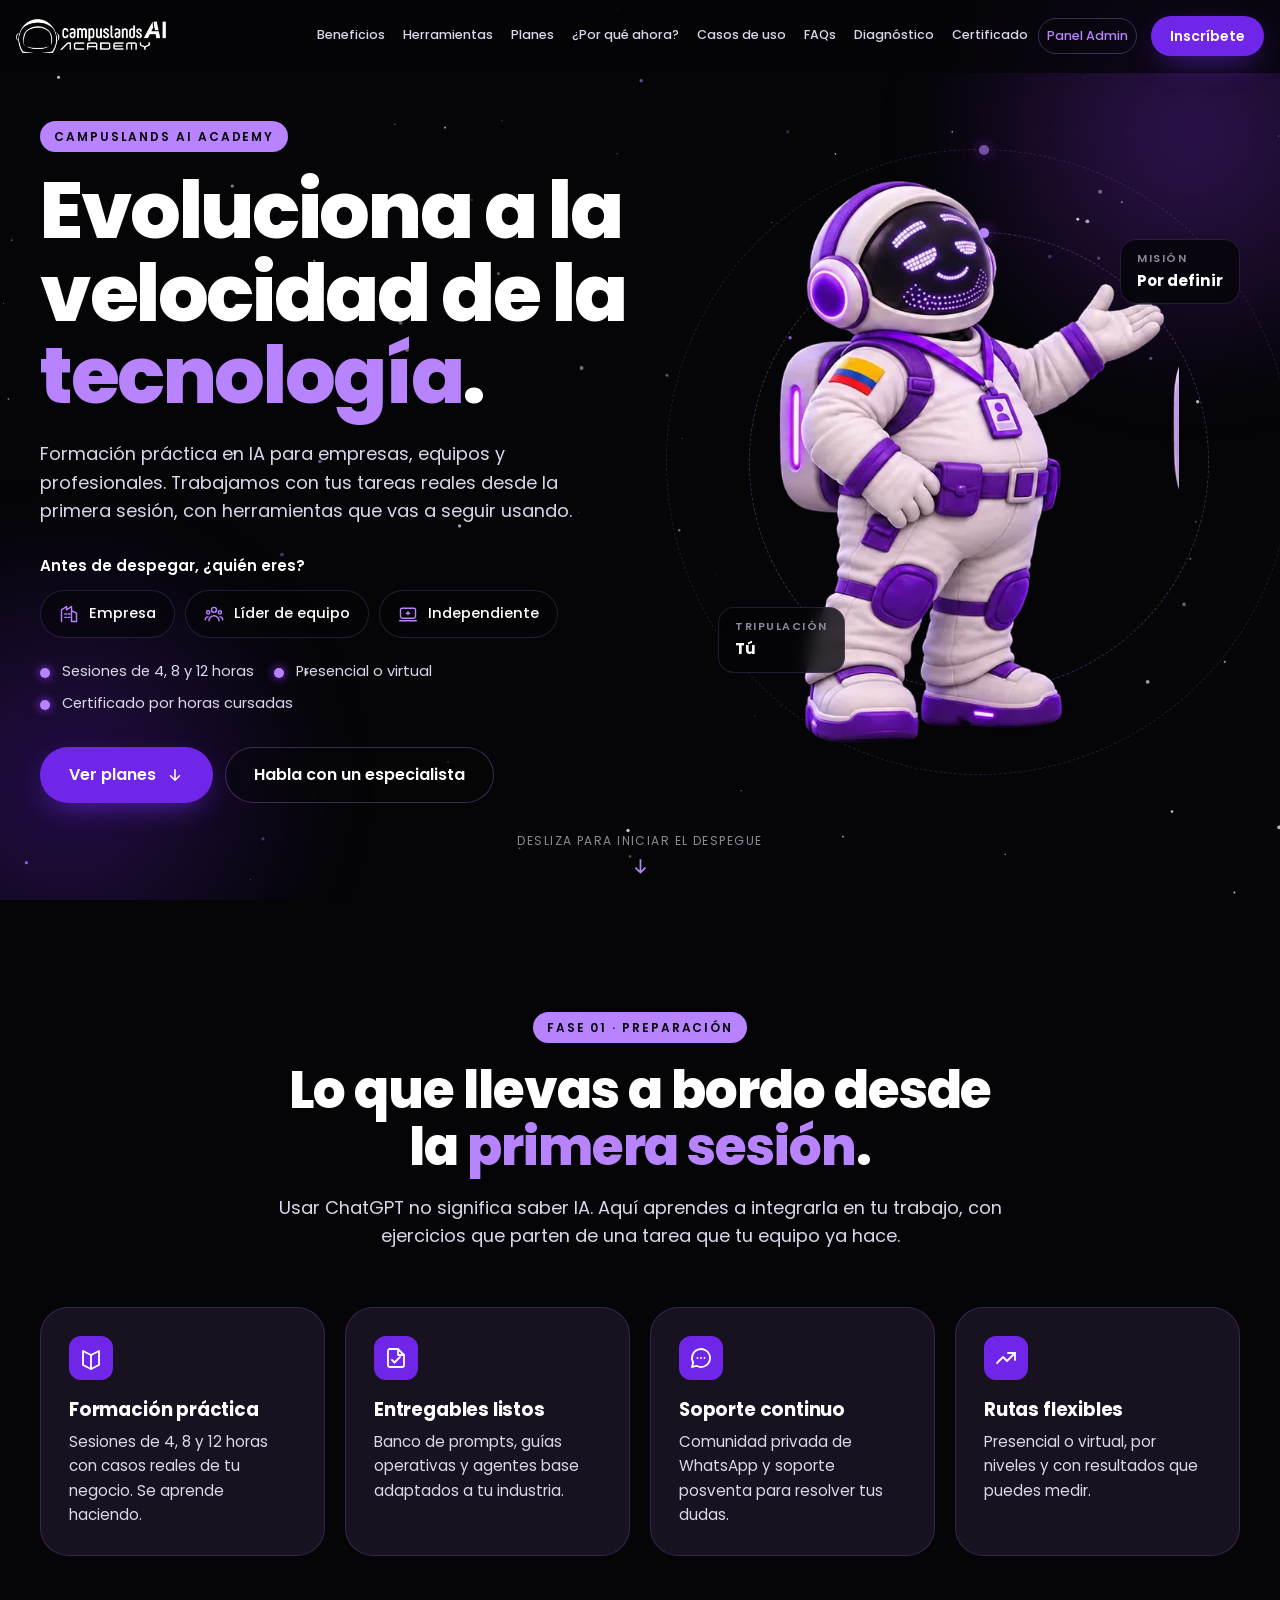
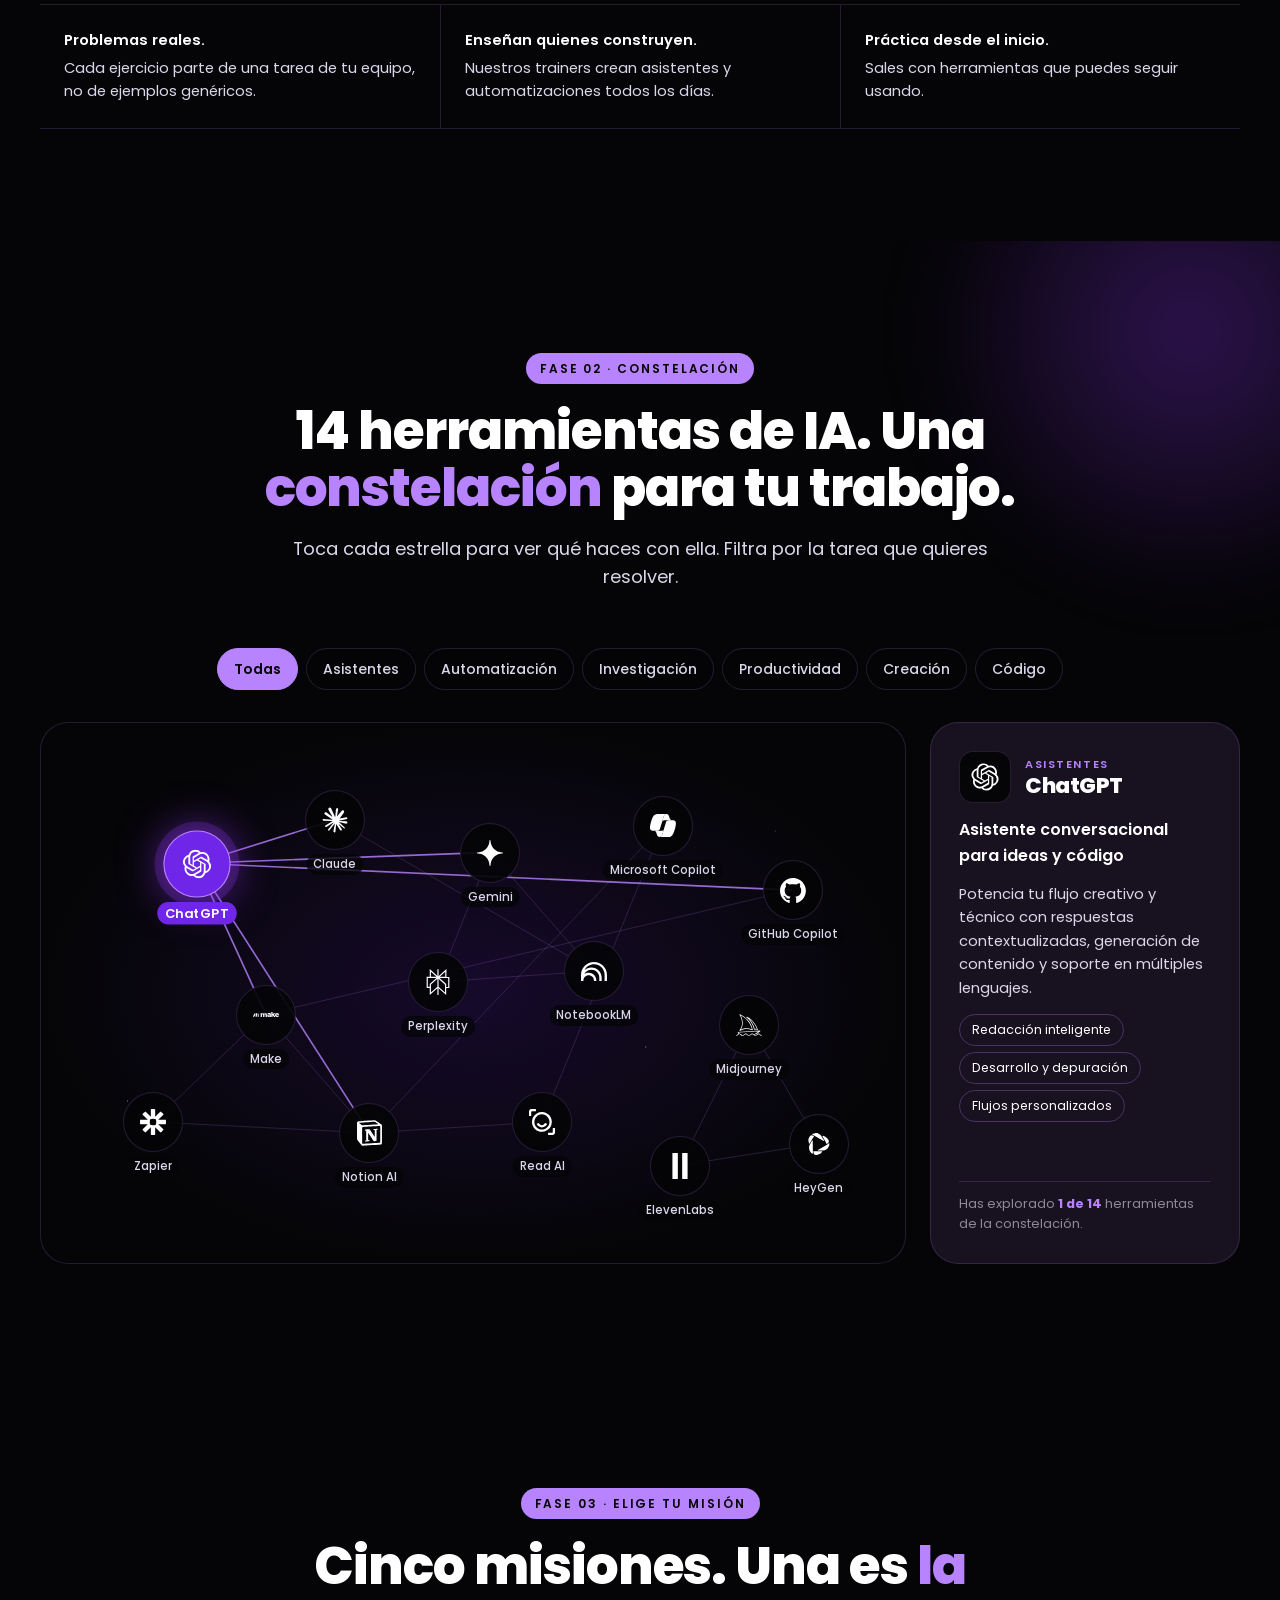
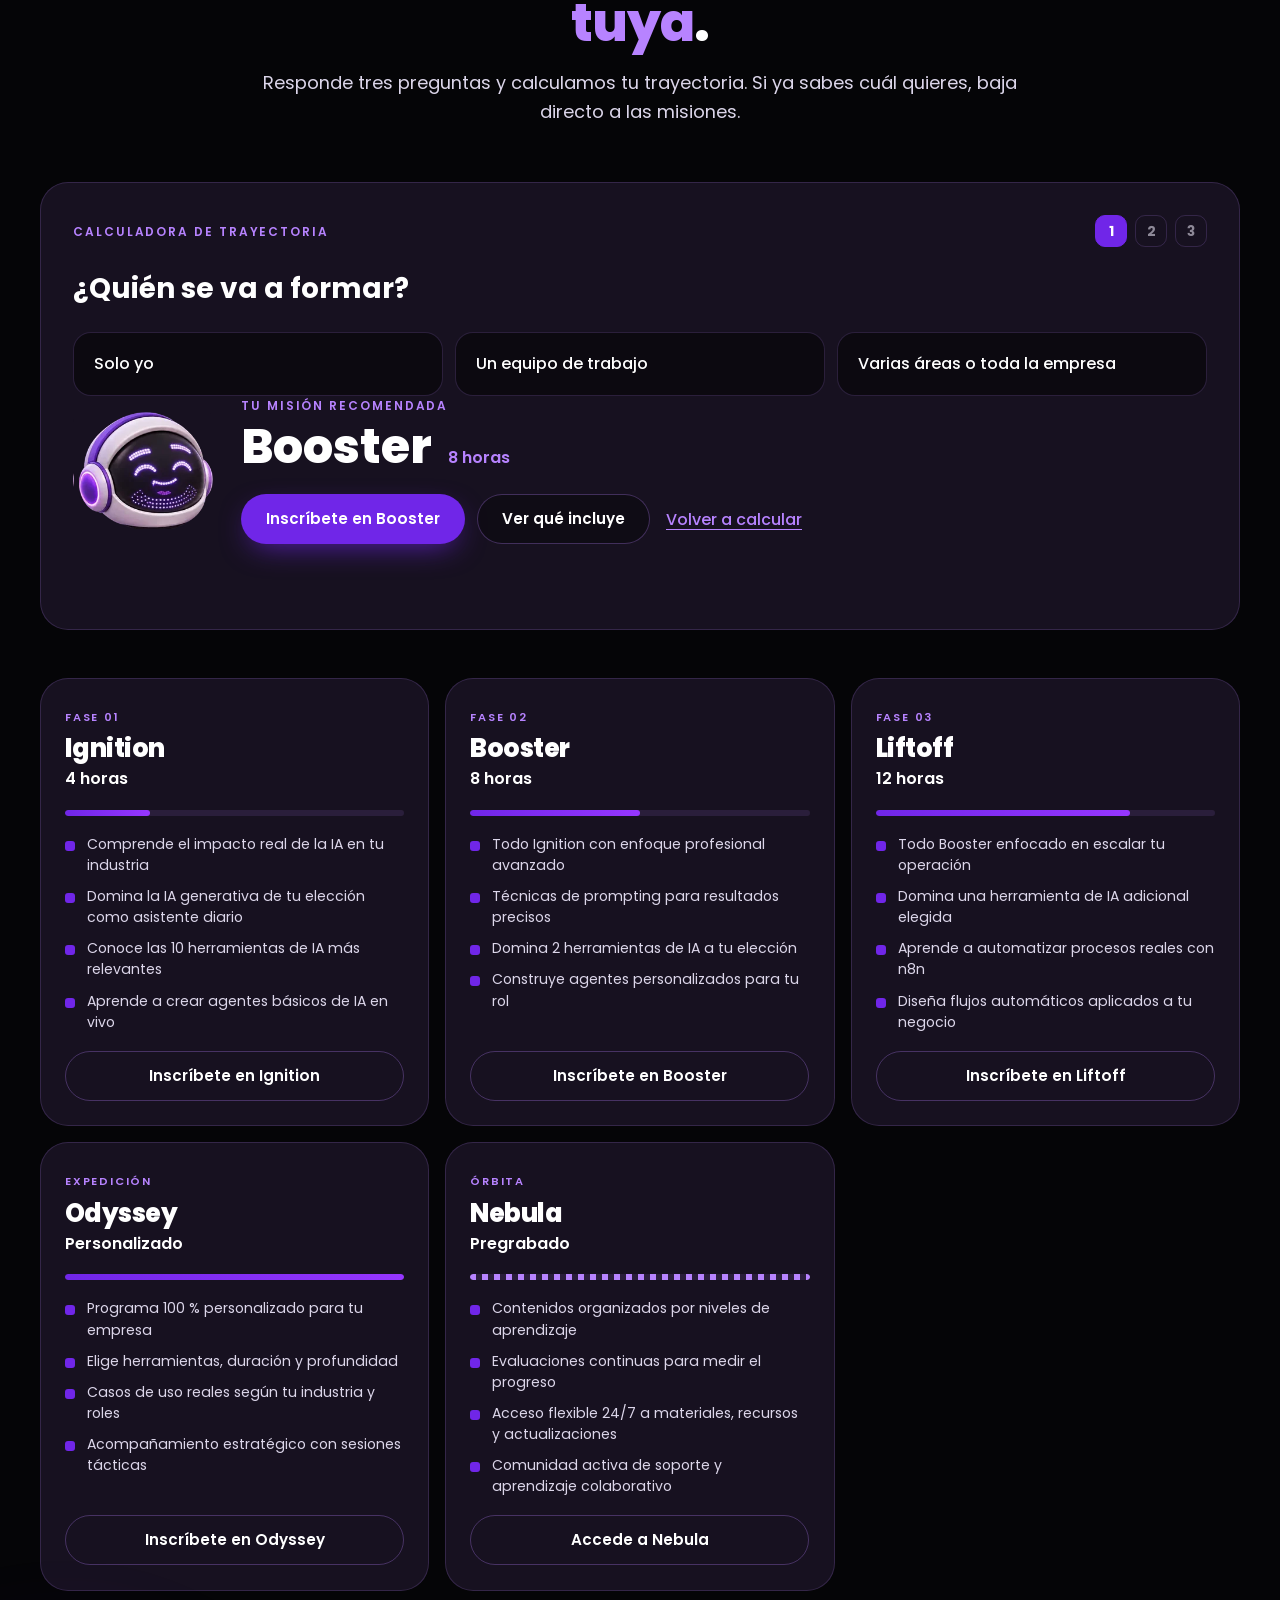
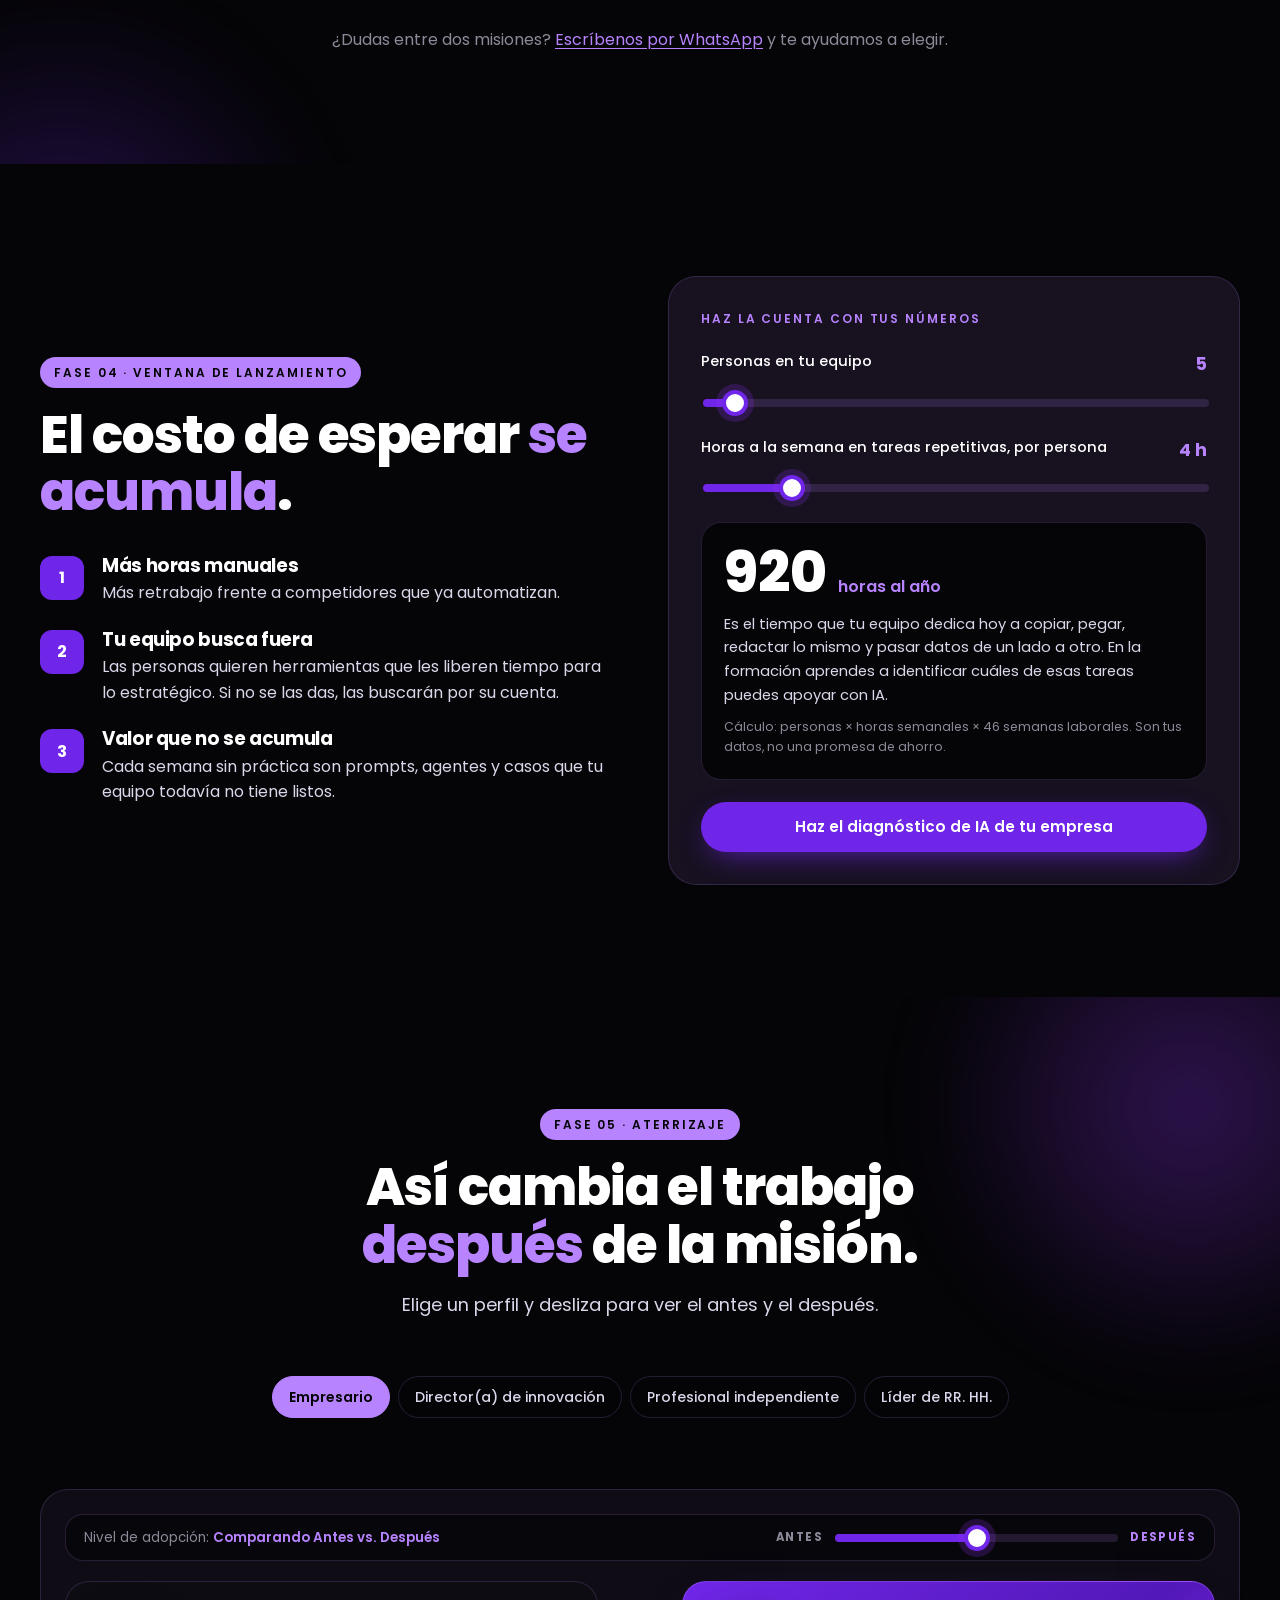
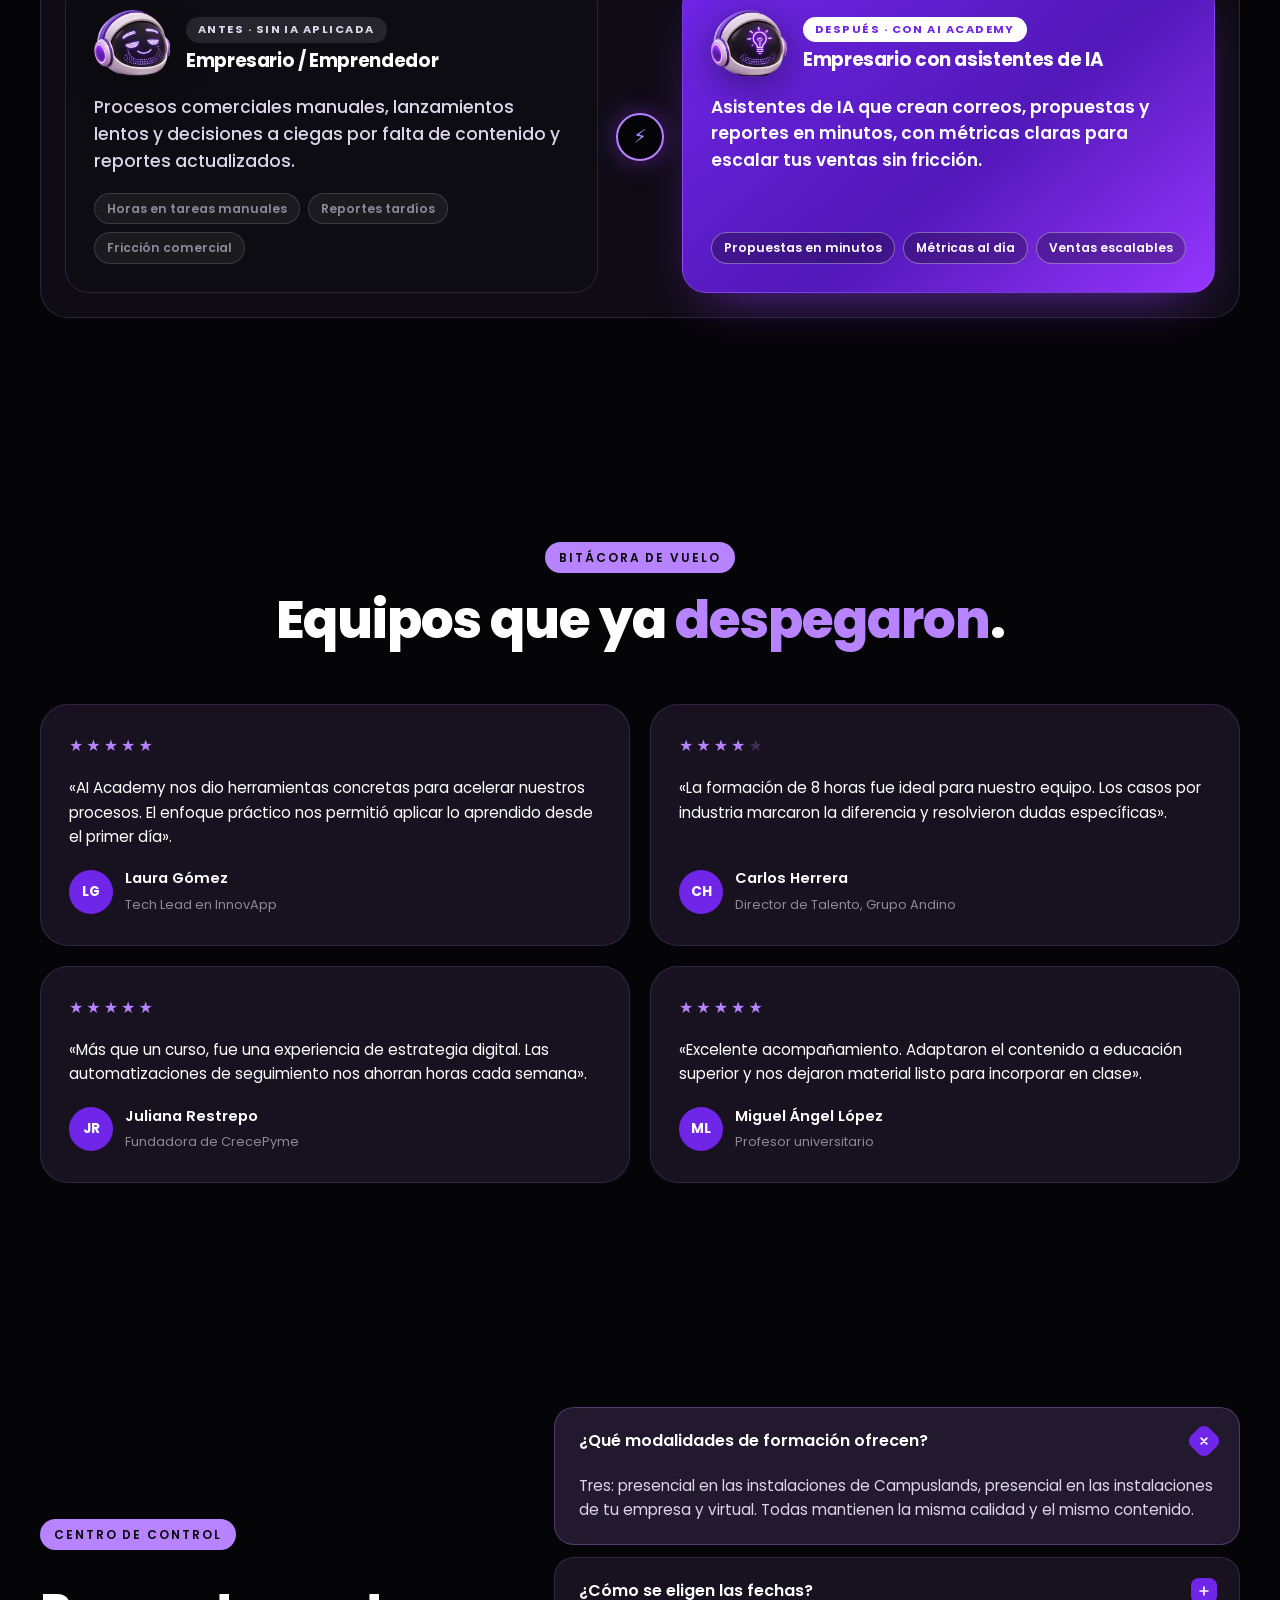
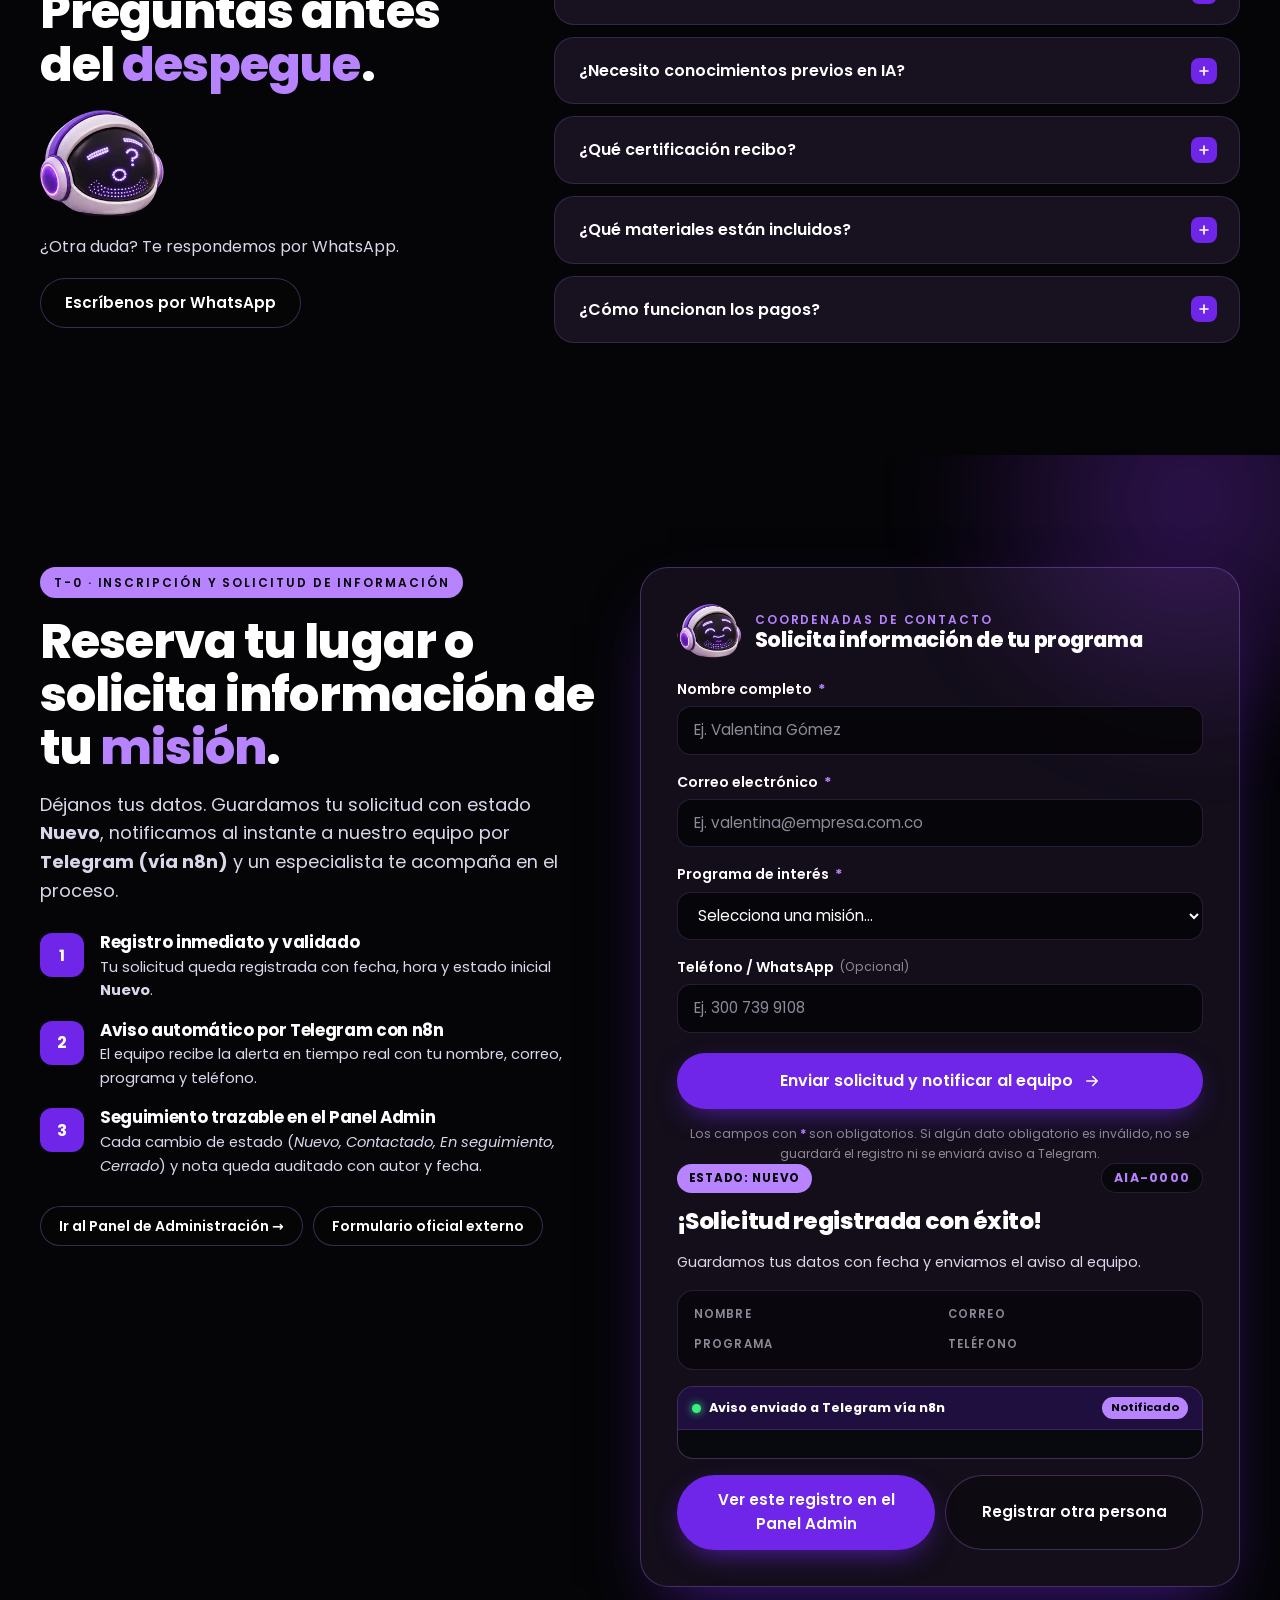
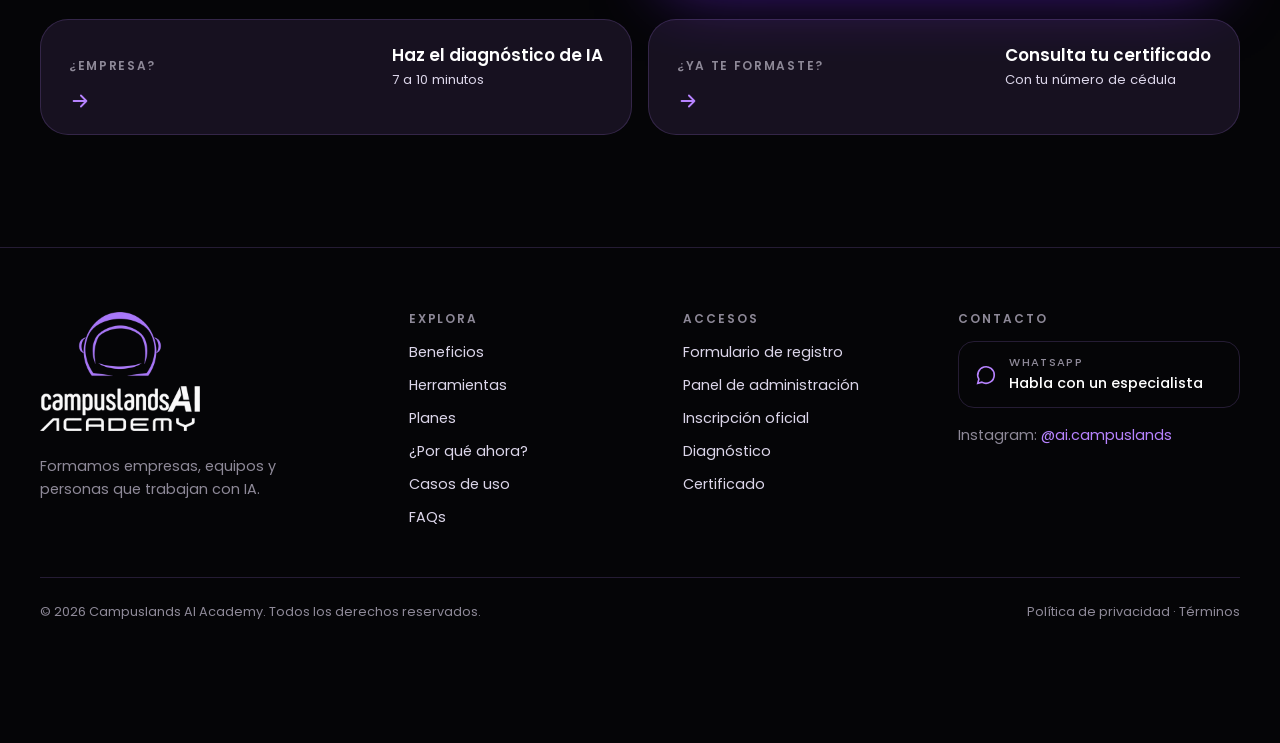
<file: index.html>
<!doctype html>
<html lang="es">
<head>
  <meta charset="utf-8" />
  <meta name="viewport" content="width=device-width, initial-scale=1" />
  <title>Campuslands AI Academy · Formación práctica en IA para empresas, equipos y profesionales</title>
  <meta name="description" content="Campuslands AI Academy forma a empresas, equipos y profesionales en IA aplicada. Elige tu misión: Ignition (4 h), Booster (8 h), Liftoff (12 h), Odyssey (personalizado) o Nebula (pregrabado)." />
  <meta name="theme-color" content="#050507" />
  <meta property="og:title" content="Campuslands AI Academy · Evoluciona a la velocidad de la tecnología" />
  <meta property="og:description" content="Formación práctica en IA con tus tareas reales desde la primera sesión." />
  <meta property="og:image" content="assets/img/logo-vertical.webp" />
  <link rel="icon" type="image/webp" href="assets/img/casco-white.webp" />
  <link rel="preconnect" href="https://fonts.googleapis.com" />
  <link rel="preconnect" href="https://fonts.gstatic.com" crossorigin />
  <link rel="stylesheet" href="https://fonts.googleapis.com/css2?family=Poppins:wght@400;500;600;700;800&display=swap" />
  <link rel="preload" as="image" href="assets/img/max-presentando.webp" fetchpriority="high" />
  <link rel="stylesheet" href="css/styles.css" />
</head>
<body>
  <a class="skip-link" href="#contenido">Saltar al contenido</a>

  <!-- ===================== HEADER ===================== -->
  <header class="site-header" id="top">
    <div class="header-inner">
      <a class="brand" href="#inicio" aria-label="Campuslands AI Academy, volver al inicio">
        <img src="assets/img/logo-horizontal-white.webp" width="560" height="126" alt="Campuslands AI Academy" />
      </a>
      <nav class="main-nav" id="main-nav" aria-label="Principal">
        <ul>
          <li><a href="#beneficios">Beneficios</a></li>
          <li><a href="#herramientas">Herramientas</a></li>
          <li><a href="#planes">Planes</a></li>
          <li><a href="#por-que-ahora">¿Por qué ahora?</a></li>
          <li><a href="#casos-uso">Casos de uso</a></li>
          <li><a href="#faqs">FAQs</a></li>
          <li><a href="https://campuslands.aiacademy.com.co/diagnostico">Diagnóstico</a></li>
          <li><a href="https://campuslands.aiacademy.com.co/certificado">Certificado</a></li>
          <li><a href="admin.html" class="nav-admin-link">Panel Admin</a></li>
        </ul>
        <a class="btn btn-primary btn-sm nav-cta" href="#registro">Inscríbete</a>
      </nav>
      <button class="menu-toggle" type="button" aria-expanded="false" aria-controls="main-nav">
        <span class="sr-only">Abrir menú</span>
        <span class="bar"></span><span class="bar"></span>
      </button>
    </div>
    <!-- Indicador de progreso del viaje (móvil) -->
    <div class="trip-bar" aria-hidden="true">
      <div class="trip-bar-fill"></div>
      <span class="trip-bar-label">T-0 · Cabina</span>
    </div>
  </header>

  <!-- ===================== RIEL DE LA MISIÓN (escritorio) ===================== -->
  <nav class="mission-rail" aria-label="Progreso de la misión">
    <div class="rail-track" aria-hidden="true"><div class="rail-fill"></div><img class="rail-ship" src="assets/img/casco-white.webp" alt="" width="32" height="26" /></div>
    <ol>
      <li><a href="#inicio" data-stage="inicio"><span class="rail-dot"></span><span class="rail-label">T-0 · Cabina</span></a></li>
      <li><a href="#beneficios" data-stage="beneficios"><span class="rail-dot"></span><span class="rail-label">01 · Preparación</span></a></li>
      <li><a href="#herramientas" data-stage="herramientas"><span class="rail-dot"></span><span class="rail-label">02 · Constelación</span></a></li>
      <li><a href="#planes" data-stage="planes"><span class="rail-dot"></span><span class="rail-label">03 · Misiones</span></a></li>
      <li><a href="#por-que-ahora" data-stage="por-que-ahora"><span class="rail-dot"></span><span class="rail-label">04 · Ventana</span></a></li>
      <li><a href="#casos-uso" data-stage="casos-uso"><span class="rail-dot"></span><span class="rail-label">05 · Aterrizaje</span></a></li>
      <li><a href="#resenas" data-stage="resenas"><span class="rail-dot"></span><span class="rail-label">06 · Bitácora</span></a></li>
      <li><a href="#faqs" data-stage="faqs"><span class="rail-dot"></span><span class="rail-label">07 · Control</span></a></li>
      <li><a href="#despegue" data-stage="despegue"><span class="rail-dot"></span><span class="rail-label">08 · Despegue</span></a></li>
    </ol>
  </nav>

  <main id="contenido">
    <!-- ===================== HERO ===================== -->
    <section class="hero" id="inicio" data-stage-name="T-0 · Cabina" aria-labelledby="hero-title">
      <canvas class="starfield" aria-hidden="true"></canvas>
      <div class="halo halo-tr" aria-hidden="true"></div>
      <div class="halo halo-bl" aria-hidden="true"></div>

      <div class="container hero-grid">
        <div class="hero-copy">
          <p class="pill">Campuslands AI Academy</p>
          <h1 id="hero-title" class="display">Evoluciona a la velocidad de la <span class="hl">tecnología</span>.</h1>
          <p class="lead hero-lead" data-hero-lead>Formación práctica en IA para empresas, equipos y profesionales. Trabajamos con tus tareas reales desde la primera sesión, con herramientas que vas a seguir usando.</p>

          <fieldset class="persona-picker">
            <legend>Antes de despegar, ¿quién eres?</legend>
            <div class="persona-options" role="radiogroup">
              <button type="button" class="persona" role="radio" aria-checked="false" data-persona="empresa">
                <svg viewBox="0 0 24 24" aria-hidden="true"><path d="M3 21V7l6-4v4l6-4v18M15 21h6V11l-6-3M7 12h2M7 16h2M11 12h2M11 16h2"/></svg>
                Empresa
              </button>
              <button type="button" class="persona" role="radio" aria-checked="false" data-persona="lider">
                <svg viewBox="0 0 24 24" aria-hidden="true"><circle cx="12" cy="7" r="3"/><circle cx="5" cy="10" r="2"/><circle cx="19" cy="10" r="2"/><path d="M6 20c0-3.3 2.7-6 6-6s6 2.7 6 6M1.5 19c0-2 1.6-3.6 3.5-3.6M22.5 19c0-2-1.6-3.6-3.5-3.6"/></svg>
                Líder de equipo
              </button>
              <button type="button" class="persona" role="radio" aria-checked="false" data-persona="independiente">
                <svg viewBox="0 0 24 24" aria-hidden="true"><rect x="3" y="5" width="18" height="12" rx="2"/><path d="M2 20h20M12 9v4M10 11h4"/></svg>
                Independiente
              </button>
            </div>
          </fieldset>

          <ul class="hero-points" data-hero-points aria-live="polite">
            <li>Sesiones de 4, 8 y 12 horas</li>
            <li>Presencial o virtual</li>
            <li>Certificado por horas cursadas</li>
          </ul>

          <div class="hero-ctas">
            <a class="btn btn-primary btn-lg" href="#planes" data-hero-cta>Ver planes <svg viewBox="0 0 24 24" aria-hidden="true"><path d="M12 5v14M6 13l6 6 6-6"/></svg></a>
            <a class="btn btn-ghost btn-lg" href="https://wa.me/573052105674?text=Hola%2C%20quiero%20informaci%C3%B3n%20del%20curso%20de%20IA%20de%20Campuslands%20AI%20Academy" target="_blank" rel="noopener">Habla con un especialista</a>
          </div>
        </div>

        <div class="hero-visual" aria-hidden="true">
          <div class="orbit orbit-1"><span></span></div>
          <div class="orbit orbit-2"><span></span></div>
          <div class="max-float" data-parallax="0.6">
            <img class="max max-active" data-max="default" src="assets/img/max-presentando.webp" width="520" height="731" alt="" fetchpriority="high" />
            <img class="max" data-max="empresa" src="assets/img/max-explicando.webp" width="436" height="763" alt="" loading="lazy" />
            <img class="max" data-max="lider" src="assets/img/max-aprobando.webp" width="395" height="763" alt="" loading="lazy" />
            <img class="max" data-max="independiente" src="assets/img/max-trabajando.webp" width="484" height="713" alt="" loading="lazy" />
          </div>
          <div class="hud-pair">
            <div class="hud hud-1" data-parallax="1.2"><span class="hud-k">Misión</span><span class="hud-v" data-hud-mission>Por definir</span></div>
            <div class="hud hud-2" data-parallax="-0.9"><span class="hud-k">Tripulación</span><span class="hud-v" data-hud-crew>Tú</span></div>
          </div>
        </div>
      </div>

      <a class="scroll-cue" href="#beneficios">
        <span>Desliza para iniciar el despegue</span>
        <svg viewBox="0 0 24 24" aria-hidden="true"><path d="M12 4v16M6 14l6 6 6-6"/></svg>
      </a>
    </section>

    <!-- ===================== BENEFICIOS ===================== -->
    <section class="section" id="beneficios" data-stage-name="01 · Preparación" aria-labelledby="beneficios-title">
      <div class="container">
        <header class="section-head reveal">
          <p class="pill">Fase 01 · Preparación</p>
          <h2 id="beneficios-title">Lo que llevas a bordo desde la <span class="hl">primera sesión</span>.</h2>
          <p class="lead">Usar ChatGPT no significa saber IA. Aquí aprendes a integrarla en tu trabajo, con ejercicios que parten de una tarea que tu equipo ya hace.</p>
        </header>

        <div class="benefits">
          <article class="card benefit reveal">
            <span class="icon-box" aria-hidden="true"><svg viewBox="0 0 24 24"><path d="M4 19V5l8 4 8-4v14l-8 4-8-4z"/><path d="M12 9v14"/></svg></span>
            <h3>Formación práctica</h3>
            <p>Sesiones de 4, 8 y 12 horas con casos reales de tu negocio. Se aprende haciendo.</p>
          </article>
          <article class="card benefit reveal">
            <span class="icon-box" aria-hidden="true"><svg viewBox="0 0 24 24"><path d="M14 3H6a2 2 0 0 0-2 2v14a2 2 0 0 0 2 2h12a2 2 0 0 0 2-2V9z"/><path d="M14 3v6h6M8 14l2.5 2.5L16 11"/></svg></span>
            <h3>Entregables listos</h3>
            <p>Banco de prompts, guías operativas y agentes base adaptados a tu industria.</p>
          </article>
          <article class="card benefit reveal">
            <span class="icon-box" aria-hidden="true"><svg viewBox="0 0 24 24"><path d="M21 12a9 9 0 0 1-13.5 7.8L3 21l1.2-4.5A9 9 0 1 1 21 12z"/><path d="M8.5 12h.01M12 12h.01M15.5 12h.01"/></svg></span>
            <h3>Soporte continuo</h3>
            <p>Comunidad privada de WhatsApp y soporte posventa para resolver tus dudas.</p>
          </article>
          <article class="card benefit reveal">
            <span class="icon-box" aria-hidden="true"><svg viewBox="0 0 24 24"><path d="M3 17l6-6 4 4 8-8"/><path d="M14 7h7v7"/></svg></span>
            <h3>Rutas flexibles</h3>
            <p>Presencial o virtual, por niveles y con resultados que puedes medir.</p>
          </article>
        </div>

        <ul class="proof-strip reveal" aria-label="Cómo enseñamos">
          <li><strong>Problemas reales.</strong> Cada ejercicio parte de una tarea de tu equipo, no de ejemplos genéricos.</li>
          <li><strong>Enseñan quienes construyen.</strong> Nuestros trainers crean asistentes y automatizaciones todos los días.</li>
          <li><strong>Práctica desde el inicio.</strong> Sales con herramientas que puedes seguir usando.</li>
        </ul>
      </div>
    </section>

    <!-- ===================== HERRAMIENTAS ===================== -->
    <section class="section section-tools" id="herramientas" data-stage-name="02 · Constelación" aria-labelledby="herramientas-title">
      <div class="halo halo-tr" aria-hidden="true"></div>
      <div class="container">
        <header class="section-head reveal">
          <p class="pill">Fase 02 · Constelación</p>
          <h2 id="herramientas-title">14 herramientas de IA. Una <span class="hl">constelación</span> para tu trabajo.</h2>
          <p class="lead">Toca cada estrella para ver qué haces con ella. Filtra por la tarea que quieres resolver.</p>
        </header>

        <div class="tool-filters reveal" role="toolbar" aria-label="Filtrar herramientas">
          <button type="button" class="chip is-active" data-filter="all" aria-pressed="true">Todas</button>
          <button type="button" class="chip" data-filter="asistentes" aria-pressed="false">Asistentes</button>
          <button type="button" class="chip" data-filter="automatizacion" aria-pressed="false">Automatización</button>
          <button type="button" class="chip" data-filter="investigacion" aria-pressed="false">Investigación</button>
          <button type="button" class="chip" data-filter="productividad" aria-pressed="false">Productividad</button>
          <button type="button" class="chip" data-filter="creacion" aria-pressed="false">Creación</button>
          <button type="button" class="chip" data-filter="codigo" aria-pressed="false">Código</button>
        </div>

        <div class="constellation-wrap reveal">
          <div class="constellation" data-constellation>
            <svg class="constellation-lines" aria-hidden="true" preserveAspectRatio="none"></svg>
            <!-- Las estrellas se generan con JS; abajo hay respaldo sin JS -->
          </div>
          <aside class="tool-panel" aria-live="polite" data-tool-panel>
            <div class="tool-panel-empty">
              <img src="assets/img/visor-idea.webp" width="240" height="206" alt="" loading="lazy" />
              <p><strong>Elige una estrella.</strong> Te contamos para qué sirve cada herramienta y qué haces con ella en la formación.</p>
            </div>
          </aside>
        </div>
        <noscript>
          <p class="noscript-tools">ChatGPT · Make · Gemini · Claude · Microsoft Copilot · GitHub Copilot · Midjourney · Notion AI · Zapier · Perplexity · NotebookLM · Read AI · ElevenLabs · HeyGen</p>
        </noscript>
      </div>
    </section>

    <!-- ===================== PLANES ===================== -->
    <section class="section section-plans" id="planes" data-stage-name="03 · Misiones" aria-labelledby="planes-title">
      <div class="halo halo-bl" aria-hidden="true"></div>
      <div class="container">
        <header class="section-head reveal">
          <p class="pill">Fase 03 · Elige tu misión</p>
          <h2 id="planes-title">Cinco misiones. Una es <span class="hl">la tuya</span>.</h2>
          <p class="lead">Responde tres preguntas y calculamos tu trayectoria. Si ya sabes cuál quieres, baja directo a las misiones.</p>
        </header>

        <!-- Recomendador -->
        <div class="recommender card reveal" data-recommender>
          <div class="rec-top">
            <p class="rec-kicker">Calculadora de trayectoria</p>
            <ol class="rec-steps" aria-label="Progreso del cuestionario">
              <li class="is-current"><span class="sr-only">Pregunta </span>1</li>
              <li>2</li>
              <li>3</li>
            </ol>
          </div>

          <form class="rec-form" novalidate>
            <fieldset class="rec-q is-active" data-q="1">
              <legend>¿Quién se va a formar?</legend>
              <div class="rec-options">
                <label class="opt"><input type="radio" name="q1" value="solo" /><span>Solo yo</span></label>
                <label class="opt"><input type="radio" name="q1" value="equipo" /><span>Un equipo de trabajo</span></label>
                <label class="opt"><input type="radio" name="q1" value="empresa" /><span>Varias áreas o toda la empresa</span></label>
              </div>
            </fieldset>
            <fieldset class="rec-q" data-q="2">
              <legend>¿Cuánto tiempo pueden dedicarle?</legend>
              <div class="rec-options">
                <label class="opt"><input type="radio" name="q2" value="4" /><span>Medio día · 4 h</span></label>
                <label class="opt"><input type="radio" name="q2" value="8" /><span>Un día · 8 h</span></label>
                <label class="opt"><input type="radio" name="q2" value="12" /><span>Día y medio · 12 h</span></label>
                <label class="opt"><input type="radio" name="q2" value="ritmo" /><span>A mi ritmo, cuando pueda</span></label>
              </div>
            </fieldset>
            <fieldset class="rec-q" data-q="3">
              <legend>¿Qué quieres lograr primero?</legend>
              <div class="rec-options">
                <label class="opt"><input type="radio" name="q3" value="entender" /><span>Entender la IA y usarla a diario</span></label>
                <label class="opt"><input type="radio" name="q3" value="agentes" /><span>Crear agentes para mi rol</span></label>
                <label class="opt"><input type="radio" name="q3" value="automatizar" /><span>Automatizar procesos reales</span></label>
                <label class="opt"><input type="radio" name="q3" value="medida" /><span>Un programa a la medida de mi empresa</span></label>
              </div>
            </fieldset>
          </form>

          <div class="rec-result" data-rec-result hidden tabindex="-1">
            <img class="rec-max" src="assets/img/visor-motivado.webp" width="240" height="201" alt="" loading="lazy" />
            <div>
              <p class="rec-kicker">Tu misión recomendada</p>
              <p class="rec-name"><span data-rec-name>Booster</span> <span class="rec-dur" data-rec-dur>8 horas</span></p>
              <p class="rec-why" data-rec-why></p>
              <div class="rec-actions">
                <a class="btn btn-primary" data-rec-cta data-select-program="Booster (8 horas)" href="#registro">Inscríbete en Booster</a>
                <button type="button" class="btn btn-ghost" data-rec-see>Ver qué incluye</button>
                <button type="button" class="btn-link" data-rec-reset>Volver a calcular</button>
              </div>
            </div>
          </div>
          <div class="rec-nav">
            <button type="button" class="btn-link" data-rec-back hidden>← Anterior</button>
          </div>
        </div>

        <!-- Misiones -->
        <div class="missions" data-missions>
          <article class="mission reveal" id="mision-ignition" data-plan="ignition" style="--alt:25%">
            <div class="mission-head">
              <span class="mission-stage">Fase 01</span>
              <h3>Ignition</h3>
              <p class="mission-dur"><strong>4 horas</strong></p>
            </div>
            <div class="altimeter" aria-hidden="true"><span></span></div>
            <ul class="mission-list">
              <li>Comprende el impacto real de la IA en tu industria</li>
              <li>Domina la IA generativa de tu elección como asistente diario</li>
              <li>Conoce las 10 herramientas de IA más relevantes</li>
              <li>Aprende a crear agentes básicos de IA en vivo</li>
            </ul>
            <a class="btn btn-outline" href="#registro" data-select-program="Ignition (4 horas)">Inscríbete en Ignition</a>
          </article>

          <article class="mission reveal" id="mision-booster" data-plan="booster" style="--alt:50%">
            <div class="mission-head">
              <span class="mission-stage">Fase 02</span>
              <h3>Booster</h3>
              <p class="mission-dur"><strong>8 horas</strong></p>
            </div>
            <div class="altimeter" aria-hidden="true"><span></span></div>
            <ul class="mission-list">
              <li>Todo Ignition con enfoque profesional avanzado</li>
              <li>Técnicas de prompting para resultados precisos</li>
              <li>Domina 2 herramientas de IA a tu elección</li>
              <li>Construye agentes personalizados para tu rol</li>
            </ul>
            <a class="btn btn-outline" href="#registro" data-select-program="Booster (8 horas)">Inscríbete en Booster</a>
          </article>

          <article class="mission reveal" id="mision-liftoff" data-plan="liftoff" style="--alt:75%">
            <div class="mission-head">
              <span class="mission-stage">Fase 03</span>
              <h3>Liftoff</h3>
              <p class="mission-dur"><strong>12 horas</strong></p>
            </div>
            <div class="altimeter" aria-hidden="true"><span></span></div>
            <ul class="mission-list">
              <li>Todo Booster enfocado en escalar tu operación</li>
              <li>Domina una herramienta de IA adicional elegida</li>
              <li>Aprende a automatizar procesos reales con n8n</li>
              <li>Diseña flujos automáticos aplicados a tu negocio</li>
            </ul>
            <a class="btn btn-outline" href="#registro" data-select-program="Liftoff (12 horas)">Inscríbete en Liftoff</a>
          </article>

          <article class="mission reveal" id="mision-odyssey" data-plan="odyssey" style="--alt:100%">
            <div class="mission-head">
              <span class="mission-stage">Expedición</span>
              <h3>Odyssey</h3>
              <p class="mission-dur"><strong>Personalizado</strong></p>
            </div>
            <div class="altimeter" aria-hidden="true"><span></span></div>
            <ul class="mission-list">
              <li>Programa 100 % personalizado para tu empresa</li>
              <li>Elige herramientas, duración y profundidad</li>
              <li>Casos de uso reales según tu industria y roles</li>
              <li>Acompañamiento estratégico con sesiones tácticas</li>
            </ul>
            <a class="btn btn-outline" href="#registro" data-select-program="Odyssey (Personalizado)">Inscríbete en Odyssey</a>
          </article>

          <article class="mission mission-orbit reveal" id="mision-nebula" data-plan="nebula" style="--alt:100%">
            <div class="mission-head">
              <span class="mission-stage">Órbita</span>
              <h3>Nebula</h3>
              <p class="mission-dur"><strong>Pregrabado</strong></p>
            </div>
            <div class="altimeter" aria-hidden="true"><span></span></div>
            <ul class="mission-list">
              <li>Contenidos organizados por niveles de aprendizaje</li>
              <li>Evaluaciones continuas para medir el progreso</li>
              <li>Acceso flexible 24/7 a materiales, recursos y actualizaciones</li>
              <li>Comunidad activa de soporte y aprendizaje colaborativo</li>
            </ul>
            <a class="btn btn-outline" href="#registro" data-select-program="Nebula (Pregrabado)">Accede a Nebula</a>
          </article>
        </div>
        <p class="plans-note reveal">¿Dudas entre dos misiones? <a href="https://wa.me/573052105674?text=Hola%2C%20quiero%20ayuda%20para%20elegir%20mi%20misi%C3%B3n%20en%20Campuslands%20AI%20Academy" target="_blank" rel="noopener">Escríbenos por WhatsApp</a> y te ayudamos a elegir.</p>
      </div>
    </section>

    <!-- ===================== POR QUÉ AHORA ===================== -->
    <section class="section section-now" id="por-que-ahora" data-stage-name="04 · Ventana" aria-labelledby="ahora-title">
      <div class="container now-grid">
        <div class="now-copy">
          <header class="section-head section-head-left reveal">
            <p class="pill">Fase 04 · Ventana de lanzamiento</p>
            <h2 id="ahora-title">El costo de esperar <span class="hl">se acumula</span>.</h2>
          </header>
          <ol class="now-list">
            <li class="reveal"><span class="step-num">1</span><div><h3>Más horas manuales</h3><p>Más retrabajo frente a competidores que ya automatizan.</p></div></li>
            <li class="reveal"><span class="step-num">2</span><div><h3>Tu equipo busca fuera</h3><p>Las personas quieren herramientas que les liberen tiempo para lo estratégico. Si no se las das, las buscarán por su cuenta.</p></div></li>
            <li class="reveal"><span class="step-num">3</span><div><h3>Valor que no se acumula</h3><p>Cada semana sin práctica son prompts, agentes y casos que tu equipo todavía no tiene listos.</p></div></li>
          </ol>
        </div>

        <div class="calc card reveal" data-calc>
          <p class="rec-kicker">Haz la cuenta con tus números</p>
          <div class="calc-field">
            <label for="calc-people">Personas en tu equipo <output for="calc-people" data-out-people>5</output></label>
            <input type="range" id="calc-people" min="1" max="100" value="5" />
          </div>
          <div class="calc-field">
            <label for="calc-hours">Horas a la semana en tareas repetitivas, por persona <output for="calc-hours" data-out-hours>4</output></label>
            <input type="range" id="calc-hours" min="1" max="20" value="4" />
          </div>
          <div class="calc-result">
            <p class="calc-num"><span data-calc-total>920</span> <small>horas al año</small></p>
            <p class="calc-note">Es el tiempo que tu equipo dedica hoy a copiar, pegar, redactar lo mismo y pasar datos de un lado a otro. En la formación aprendes a identificar cuáles de esas tareas puedes apoyar con IA.</p>
            <p class="calc-src">Cálculo: personas × horas semanales × 46 semanas laborales. Son tus datos, no una promesa de ahorro.</p>
          </div>
          <a class="btn btn-primary" href="https://campuslands.aiacademy.com.co/diagnostico">Haz el diagnóstico de IA de tu empresa</a>
        </div>
      </div>
    </section>

    <!-- ===================== CASOS DE USO ===================== -->
    <section class="section section-cases" id="casos-uso" data-stage-name="05 · Aterrizaje" aria-labelledby="casos-title">
      <div class="halo halo-tr" aria-hidden="true"></div>
      <div class="container">
        <header class="section-head reveal">
          <p class="pill">Fase 05 · Aterrizaje</p>
          <h2 id="casos-title">Así cambia el trabajo <span class="hl">después</span> de la misión.</h2>
          <p class="lead">Elige un perfil y desliza para ver el antes y el después.</p>
        </header>

        <div class="case-tabs reveal" role="tablist" aria-label="Perfiles">
          <button type="button" role="tab" class="chip is-active" aria-selected="true" data-case="0" id="tab-case-0" aria-controls="case-panel">Empresario</button>
          <button type="button" role="tab" class="chip" aria-selected="false" data-case="1" id="tab-case-1" aria-controls="case-panel" tabindex="-1">Director(a) de innovación</button>
          <button type="button" role="tab" class="chip" aria-selected="false" data-case="2" id="tab-case-2" aria-controls="case-panel" tabindex="-1">Profesional independiente</button>
          <button type="button" role="tab" class="chip" aria-selected="false" data-case="3" id="tab-case-3" aria-controls="case-panel" tabindex="-1">Líder de RR. HH.</button>
        </div>

        <div class="compare-controls reveal" role="group" aria-label="Modo de visualización del caso">
          <button type="button" class="compare-QuickBtn" data-compare-mode="before">Antes · Sin IA</button>
          <button type="button" class="compare-QuickBtn is-active" data-compare-mode="split">Comparar ambos</button>
          <button type="button" class="compare-QuickBtn" data-compare-mode="after">Después · Con AI Academy</button>
        </div>

        <div class="compare-stage reveal" id="case-panel" role="tabpanel" aria-labelledby="tab-case-0" data-compare data-mode="split" style="--mix:50">
          <div class="compare-meter">
            <span class="compare-meter-label">Nivel de adopción: <strong data-compare-status>Comparando Antes vs. Después</strong></span>
            <div class="compare-slider-wrap">
              <span class="slider-end">Antes</span>
              <label class="sr-only" for="compare-range">Desliza entre el Antes y el Después</label>
              <input class="compare-range" id="compare-range" type="range" min="0" max="100" value="50" />
              <span class="slider-end slider-end-after">Después</span>
            </div>
          </div>

          <div class="compare-grid">
            <article class="compare-panel compare-panel-before" data-panel="before">
              <header class="compare-panel-head">
                <img src="assets/img/visor-cansado.webp" width="240" height="208" alt="" loading="lazy" />
                <div>
                  <span class="compare-tag">Antes · Sin IA aplicada</span>
                  <h3 class="compare-role" data-case-role-before>Empresario / Emprendedor</h3>
                </div>
              </header>
              <p class="compare-text" data-case-before>Procesos comerciales manuales, lanzamientos lentos y decisiones a ciegas por falta de contenido y reportes actualizados.</p>
              <ul class="compare-pills" data-case-pains>
                <li>Horas en tareas manuales</li>
                <li>Reportes tardíos</li>
                <li>Fricción comercial</li>
              </ul>
              <button type="button" class="mobile-flip-cta" data-mobile-to="after">
                <span>⚡ Ver cómo cambia con AI Academy</span>
                <svg viewBox="0 0 24 24" aria-hidden="true"><path d="M5 12h14M13 6l6 6-6 6"/></svg>
              </button>
            </article>

            <div class="compare-bridge" aria-hidden="true">
              <button type="button" class="compare-swap-btn" data-compare-toggle title="Alternar entre Antes y Después">
                <span>⚡</span>
              </button>
            </div>

            <article class="compare-panel compare-panel-after" data-panel="after">
              <header class="compare-panel-head">
                <img src="assets/img/visor-idea.webp" width="240" height="206" alt="" loading="lazy" />
                <div>
                  <span class="compare-tag">Después · Con AI Academy</span>
                  <h3 class="compare-role" data-case-role-after>Empresario con asistentes de IA</h3>
                </div>
              </header>
              <p class="compare-text" data-case-after>Asistentes de IA que crean correos, propuestas y reportes en minutos, con métricas claras para escalar tus ventas sin fricción.</p>
              <ul class="compare-pills compare-pills-after" data-case-gains>
                <li>Propuestas en minutos</li>
                <li>Métricas al día</li>
                <li>Ventas escalables</li>
              </ul>
              <button type="button" class="mobile-flip-cta mobile-flip-back" data-mobile-to="before">
                <svg viewBox="0 0 24 24" aria-hidden="true"><path d="M19 12H5M11 6l-6 6 6 6"/></svg>
                <span>Volver a ver el Antes</span>
              </button>
            </article>
          </div>
        </div>
      </div>
    </section>

    <!-- ===================== RESEÑAS ===================== -->
    <section class="section section-reviews" id="resenas" data-stage-name="06 · Bitácora" aria-labelledby="resenas-title">
      <div class="container">
        <header class="section-head reveal">
          <p class="pill">Bitácora de vuelo</p>
          <h2 id="resenas-title">Equipos que ya <span class="hl">despegaron</span>.</h2>
        </header>
        <div class="reviews" tabindex="0" aria-label="Testimonios, desplázate horizontalmente">
          <figure class="card review reveal">
            <div class="stars" aria-label="5 de 5 estrellas">★★★★★</div>
            <blockquote>«AI Academy nos dio herramientas concretas para acelerar nuestros procesos. El enfoque práctico nos permitió aplicar lo aprendido desde el primer día».</blockquote>
            <figcaption><span class="avatar" aria-hidden="true">LG</span><span><strong>Laura Gómez</strong><small>Tech Lead en InnovApp</small></span></figcaption>
          </figure>
          <figure class="card review reveal">
            <div class="stars" aria-label="4 de 5 estrellas">★★★★<span class="star-off">★</span></div>
            <blockquote>«La formación de 8 horas fue ideal para nuestro equipo. Los casos por industria marcaron la diferencia y resolvieron dudas específicas».</blockquote>
            <figcaption><span class="avatar" aria-hidden="true">CH</span><span><strong>Carlos Herrera</strong><small>Director de Talento, Grupo Andino</small></span></figcaption>
          </figure>
          <figure class="card review reveal">
            <div class="stars" aria-label="5 de 5 estrellas">★★★★★</div>
            <blockquote>«Más que un curso, fue una experiencia de estrategia digital. Las automatizaciones de seguimiento nos ahorran horas cada semana».</blockquote>
            <figcaption><span class="avatar" aria-hidden="true">JR</span><span><strong>Juliana Restrepo</strong><small>Fundadora de CrecePyme</small></span></figcaption>
          </figure>
          <figure class="card review reveal">
            <div class="stars" aria-label="5 de 5 estrellas">★★★★★</div>
            <blockquote>«Excelente acompañamiento. Adaptaron el contenido a educación superior y nos dejaron material listo para incorporar en clase».</blockquote>
            <figcaption><span class="avatar" aria-hidden="true">ML</span><span><strong>Miguel Ángel López</strong><small>Profesor universitario</small></span></figcaption>
          </figure>
        </div>
      </div>
    </section>

    <!-- ===================== FAQs ===================== -->
    <section class="section section-faqs" id="faqs" data-stage-name="07 · Control" aria-labelledby="faqs-title">
      <div class="container faq-grid">
        <div class="faq-side reveal">
          <p class="pill">Centro de control</p>
          <h2 id="faqs-title">Preguntas antes del <span class="hl">despegue</span>.</h2>
          <img src="assets/img/visor-analitico.webp" width="240" height="197" alt="" loading="lazy" />
          <p>¿Otra duda? Te respondemos por WhatsApp.</p>
          <a class="btn btn-ghost" href="https://wa.me/573052105674?text=Hola%2C%20quiero%20informaci%C3%B3n%20del%20curso%20de%20IA%20de%20Campuslands%20AI%20Academy" target="_blank" rel="noopener">Escríbenos por WhatsApp</a>
        </div>
        <div class="faq-list">
          <details class="faq reveal" open>
            <summary>¿Qué modalidades de formación ofrecen?</summary>
            <p>Tres: presencial en las instalaciones de Campuslands, presencial en las instalaciones de tu empresa y virtual. Todas mantienen la misma calidad y el mismo contenido.</p>
          </details>
          <details class="faq reveal">
            <summary>¿Cómo se eligen las fechas?</summary>
            <p>Si te formas de manera individual, eliges la fecha que mejor te convenga. Para empresas, coordinamos las fechas por WhatsApp para encontrar el momento ideal para todo el equipo.</p>
          </details>
          <details class="faq reveal">
            <summary>¿Necesito conocimientos previos en IA?</summary>
            <p>No. Los cursos van desde el «despertar digital» hasta niveles avanzados y se adaptan al nivel de cada participante.</p>
          </details>
          <details class="faq reveal">
            <summary>¿Qué certificación recibo?</summary>
            <p>Una certificación oficial por las horas cursadas, que valida tu conocimiento en las herramientas de IA que aprendiste. Puedes consultarla en <a href="https://campuslands.aiacademy.com.co/certificado">Certificado</a>.</p>
          </details>
          <details class="faq reveal">
            <summary>¿Qué materiales están incluidos?</summary>
            <p>Todos los cursos incluyen un banco de prompts especializado. Los de 8 y 12 horas incluyen además agentes personalizados y automatizaciones acordadas según tus necesidades.</p>
          </details>
          <details class="faq reveal">
            <summary>¿Cómo funcionan los pagos?</summary>
            <p>Pronto podrás pagar con Wompi desde la página de planes. Mientras tanto, escríbenos por WhatsApp y coordinamos el pago contigo.</p>
          </details>
        </div>
      </div>
    </section>

    <!-- ===================== REGISTRO + AUTOMATIZACIÓN (RETO 4) ===================== -->
    <section class="section section-launch" id="despegue" data-stage-name="08 · Despegue" aria-labelledby="despegue-title">
      <div class="halo halo-tr" aria-hidden="true"></div>
      <div class="container">
        <div class="lead-capture-grid" id="registro">
          <div class="lead-capture-info reveal">
            <p class="pill">T-0 · Inscripción y solicitud de información</p>
            <h2 id="despegue-title">Reserva tu lugar o solicita información de tu <span class="hl">misión</span>.</h2>
            <p class="lead">Déjanos tus datos. Guardamos tu solicitud con estado <strong>Nuevo</strong>, notificamos al instante a nuestro equipo por <strong>Telegram (vía n8n)</strong> y un especialista te acompaña en el proceso.</p>

            <ul class="capture-perks">
              <li>
                <span class="step-num">1</span>
                <div>
                  <h3>Registro inmediato y validado</h3>
                  <p>Tu solicitud queda registrada con fecha, hora y estado inicial <strong>Nuevo</strong>.</p>
                </div>
              </li>
              <li>
                <span class="step-num">2</span>
                <div>
                  <h3>Aviso automático por Telegram con n8n</h3>
                  <p>El equipo recibe la alerta en tiempo real con tu nombre, correo, programa y teléfono.</p>
                </div>
              </li>
              <li>
                <span class="step-num">3</span>
                <div>
                  <h3>Seguimiento trazable en el Panel Admin</h3>
                  <p>Cada cambio de estado (<em>Nuevo, Contactado, En seguimiento, Cerrado</em>) y nota queda auditado con autor y fecha.</p>
                </div>
              </li>
            </ul>

            <div class="capture-quick-links">
              <a class="btn btn-ghost btn-sm" href="admin.html">Ir al Panel de Administración →</a>
              <a class="btn btn-ghost btn-sm" href="https://campuslands.aiacademy.com.co/inscripcion" target="_blank" rel="noopener">Formulario oficial externo</a>
            </div>
          </div>

          <div class="lead-form-card card reveal">
            <form id="lead-form" class="lead-form" novalidate>
              <div class="lead-form-head">
                <img src="assets/img/visor-motivado.webp" width="240" height="201" alt="" loading="lazy" />
                <div>
                  <p class="rec-kicker">Coordenadas de contacto</p>
                  <h3>Solicita información de tu programa</h3>
                </div>
              </div>

              <div class="form-alert form-alert-error" id="lead-form-global-error" role="alert" hidden></div>

              <div class="form-field">
                <label for="lead-name">Nombre completo <span class="req" aria-label="obligatorio">*</span></label>
                <input type="text" id="lead-name" name="name" placeholder="Ej. Valentina Gómez" autocomplete="name" required aria-describedby="err-lead-name" />
                <p class="field-error" id="err-lead-name" role="alert" hidden></p>
              </div>

              <div class="form-field">
                <label for="lead-email">Correo electrónico <span class="req" aria-label="obligatorio">*</span></label>
                <input type="email" id="lead-email" name="email" placeholder="Ej. valentina@empresa.com.co" autocomplete="email" required aria-describedby="err-lead-email" />
                <p class="field-error" id="err-lead-email" role="alert" hidden></p>
              </div>

              <div class="form-field">
                <label for="lead-program">Programa de interés <span class="req" aria-label="obligatorio">*</span></label>
                <select id="lead-program" name="program" required aria-describedby="err-lead-program">
                  <option value="">Selecciona una misión...</option>
                  <option value="Ignition (4 horas)">Ignition (4 horas)</option>
                  <option value="Booster (8 horas)">Booster (8 horas)</option>
                  <option value="Liftoff (12 horas)">Liftoff (12 horas)</option>
                  <option value="Odyssey (Personalizado)">Odyssey (Personalizado)</option>
                  <option value="Nebula (Pregrabado)">Nebula (Pregrabado)</option>
                </select>
                <p class="field-error" id="err-lead-program" role="alert" hidden></p>
              </div>

              <div class="form-field">
                <label for="lead-phone">Teléfono / WhatsApp <span class="opt-tag">(Opcional)</span></label>
                <input type="tel" id="lead-phone" name="phone" placeholder="Ej. 300 739 9108" autocomplete="tel" aria-describedby="err-lead-phone" />
                <p class="field-error" id="err-lead-phone" role="alert" hidden></p>
              </div>

              <button type="submit" class="btn btn-primary btn-lg lead-submit-btn" id="lead-submit-btn">
                <span>Enviar solicitud y notificar al equipo</span>
                <svg viewBox="0 0 24 24" aria-hidden="true"><path d="M5 12h14M13 6l6 6-6 6"/></svg>
              </button>

              <p class="form-footnote">Los campos con <span class="req">*</span> son obligatorios. Si algún dato obligatorio es inválido, no se guardará el registro ni se enviará aviso a Telegram.</p>
            </form>

            <!-- Confirmación visible tras guardar el registro -->
            <div id="lead-confirmation" class="lead-confirmation" hidden tabindex="-1" aria-live="polite">
              <div class="conf-badge-row">
                <span class="status-pill status-nuevo">Estado: Nuevo</span>
                <span class="conf-folio" data-conf-id>AIA-0000</span>
              </div>
              <h3>¡Solicitud registrada con éxito!</h3>
              <p class="conf-sub">Guardamos tus datos con fecha <strong data-conf-date></strong> y enviamos el aviso al equipo.</p>

              <dl class="conf-summary">
                <div><dt>Nombre</dt><dd data-conf-name></dd></div>
                <div><dt>Correo</dt><dd data-conf-email></dd></div>
                <div><dt>Programa</dt><dd data-conf-program></dd></div>
                <div><dt>Teléfono</dt><dd data-conf-phone></dd></div>
              </dl>

              <div class="telegram-preview-box">
                <div class="tg-head">
                  <span class="tg-dot"></span>
                  <strong>Aviso enviado a Telegram vía n8n</strong>
                  <span class="tg-status" data-conf-n8n-mode>Notificado</span>
                </div>
                <pre class="tg-body" data-conf-tg-text></pre>
              </div>

              <div class="conf-actions">
                <a class="btn btn-primary" href="admin.html" data-conf-admin-link>Ver este registro en el Panel Admin</a>
                <button type="button" class="btn btn-ghost" id="lead-new-btn">Registrar otra persona</button>
              </div>
            </div>
          </div>
        </div>

        <div class="launch-links">
          <a class="card link-card reveal" href="https://campuslands.aiacademy.com.co/diagnostico">
            <span class="link-k">¿Empresa?</span>
            <span class="link-t">Haz el diagnóstico de IA <small>7 a 10 minutos</small></span>
            <svg viewBox="0 0 24 24" aria-hidden="true"><path d="M5 12h14M13 6l6 6-6 6"/></svg>
          </a>
          <a class="card link-card reveal" href="https://campuslands.aiacademy.com.co/certificado">
            <span class="link-k">¿Ya te formaste?</span>
            <span class="link-t">Consulta tu certificado <small>Con tu número de cédula</small></span>
            <svg viewBox="0 0 24 24" aria-hidden="true"><path d="M5 12h14M13 6l6 6-6 6"/></svg>
          </a>
        </div>
      </div>
    </section>
  </main>

  <!-- ===================== FOOTER ===================== -->
  <footer class="site-footer">
    <div class="container footer-grid">
      <div class="footer-brand">
        <img src="assets/img/logo-vertical.webp" width="480" height="356" alt="Campuslands AI Academy" loading="lazy" />
        <p>Formamos empresas, equipos y personas que trabajan con IA.</p>
      </div>
      <nav aria-label="Secciones">
        <h3>Explora</h3>
        <ul>
          <li><a href="#beneficios">Beneficios</a></li>
          <li><a href="#herramientas">Herramientas</a></li>
          <li><a href="#planes">Planes</a></li>
          <li><a href="#por-que-ahora">¿Por qué ahora?</a></li>
          <li><a href="#casos-uso">Casos de uso</a></li>
          <li><a href="#faqs">FAQs</a></li>
        </ul>
      </nav>
      <nav aria-label="Accesos">
        <h3>Accesos</h3>
        <ul>
          <li><a href="#registro">Formulario de registro</a></li>
          <li><a href="admin.html">Panel de administración</a></li>
          <li><a href="https://campuslands.aiacademy.com.co/inscripcion">Inscripción oficial</a></li>
          <li><a href="https://campuslands.aiacademy.com.co/diagnostico">Diagnóstico</a></li>
          <li><a href="https://campuslands.aiacademy.com.co/certificado">Certificado</a></li>
        </ul>
      </nav>
      <div>
        <h3>Contacto</h3>
        <a class="footer-wa" href="https://wa.me/573052105674?text=Hola%2C%20quiero%20informaci%C3%B3n%20del%20curso%20de%20IA%20de%20Campuslands%20AI%20Academy" target="_blank" rel="noopener">
          <svg viewBox="0 0 24 24" aria-hidden="true"><path d="M21 12a9 9 0 0 1-13.5 7.8L3 21l1.2-4.5A9 9 0 1 1 21 12z"/></svg>
          <span><small>WhatsApp</small>Habla con un especialista</span>
        </a>
        <p class="footer-ig">Instagram: <a href="https://www.instagram.com/ai.campuslands/" target="_blank" rel="noopener">@ai.campuslands</a></p>
      </div>
    </div>
    <div class="container footer-legal">
      <p>© <span data-year>2026</span> Campuslands AI Academy. Todos los derechos reservados.</p>
      <p><a href="#">Política de privacidad</a> · <a href="#">Términos</a></p>
    </div>
  </footer>

  <!-- ===================== DOCK DE CTA (siempre a mano) ===================== -->
  <div class="cta-dock" data-dock aria-label="Acciones rápidas">
    <a class="dock-wa" href="https://wa.me/573052105674?text=Hola%2C%20quiero%20informaci%C3%B3n%20del%20curso%20de%20IA%20de%20Campuslands%20AI%20Academy" target="_blank" rel="noopener">
      <svg viewBox="0 0 24 24" aria-hidden="true"><path d="M21 12a9 9 0 0 1-13.5 7.8L3 21l1.2-4.5A9 9 0 1 1 21 12z"/><path d="M9 9.5c0 3 2.5 5.5 5.5 5.5l1-1.5-2-1-1 .8c-1-.4-1.9-1.3-2.3-2.3l.8-1-1-2z"/></svg>
      <span class="dock-wa-label">WhatsApp</span>
    </a>
    <a class="btn btn-primary dock-cta" href="#registro" data-dock-cta>Inscríbete</a>
  </div>

  <script src="js/leads-store.js" defer></script>
  <script src="js/main.js" defer></script>
</body>
</html>
</file>
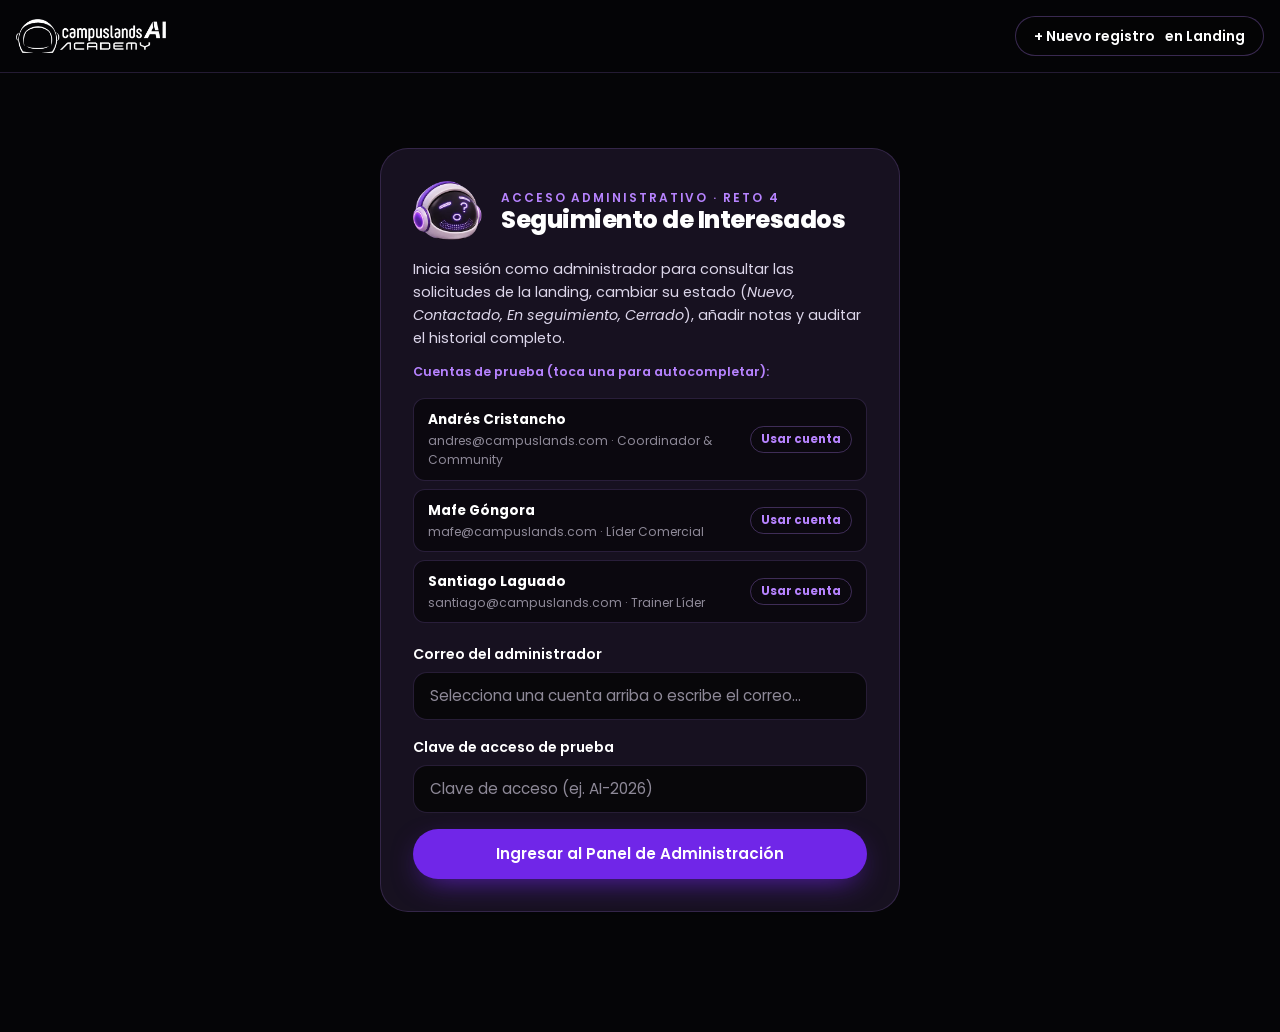
<file: admin.html>
<!doctype html>
<html lang="es">
<head>
  <meta charset="utf-8" />
  <meta name="viewport" content="width=device-width, initial-scale=1" />
  <title>Panel de Administración · Seguimiento de Interesados · Campuslands AI Academy</title>
  <meta name="theme-color" content="#050507" />
  <link rel="icon" type="image/webp" href="assets/img/casco-white.webp" />
  <link rel="preconnect" href="https://fonts.googleapis.com" />
  <link rel="preconnect" href="https://fonts.gstatic.com" crossorigin />
  <link rel="stylesheet" href="https://fonts.googleapis.com/css2?family=Poppins:wght@400;500;600;700;800&display=swap" />
  <link rel="stylesheet" href="css/styles.css" />
  <style>
    .admin-body { min-height: 100svh; display: flex; flex-direction: column; padding-top: var(--header-h); }
    .admin-main { flex: 1; padding: 36px 0 80px; }
    .admin-header-actions { display: flex; align-items: center; gap: 10px; }
    .admin-topbar {
      display: flex; align-items: center; justify-content: space-between; flex-wrap: wrap; gap: 16px;
      margin-bottom: 28px; padding-bottom: 20px; border-bottom: 1px solid var(--line);
    }
    .admin-topbar h1 { font-size: clamp(1.35rem, 3vw, 2.1rem); margin-top: 4px; }
    .admin-user-bar {
      display: flex; align-items: center; flex-wrap: wrap; gap: 10px;
      padding: 8px 14px; border-radius: 18px;
      background: var(--soft-10); border: 1px solid var(--line);
      max-width: 100%;
    }
    .admin-user-bar label { font-size: .75rem; color: var(--muted); font-weight: 600; }
    .admin-switcher {
      background: var(--black); color: var(--white);
      border: 1px solid var(--soft-30); border-radius: 10px;
      padding: 6px 10px; font: inherit; font-size: .84rem; font-weight: 600;
      max-width: 100%; text-overflow: ellipsis; overflow: hidden;
    }

    /* Login card */
    .login-wrap { max-width: 520px; margin: 40px auto; padding: 32px; }
    .login-head { display: flex; align-items: center; gap: 16px; margin-bottom: 18px; }
    .login-head img { width: 72px; flex: none; }
    .quick-admins { display: flex; flex-direction: column; gap: 8px; margin: 16px 0 20px; }
    .quick-admin-btn {
      display: flex; align-items: center; justify-content: space-between; gap: 12px;
      padding: 10px 14px; border-radius: 12px;
      border: 1px solid var(--line); background: rgba(5, 5, 7, .65);
      text-align: left; font-size: .85rem; transition: border-color .2s, background-color .2s;
    }
    .quick-admin-btn:hover { border-color: var(--soft); background: var(--soft-10); }
    .quick-admin-btn.is-selected {
      border-color: var(--soft);
      background: rgba(112, 38, 232, .22);
      box-shadow: 0 0 0 1px var(--soft);
    }
    .quick-admin-btn.is-selected .quick-admin-tag {
      background: var(--soft); color: var(--black); border-color: var(--soft);
    }
    .quick-admin-btn strong { color: var(--white); display: block; }
    .quick-admin-btn small { color: var(--muted); font-size: .76rem; display: block; word-break: break-word; }
    .quick-admin-tag {
      font-size: .72rem; font-weight: 700; color: var(--soft);
      padding: 3px 10px; border-radius: 999px; border: 1px solid var(--soft-30);
      white-space: nowrap; flex: none;
    }

    /* KPIs */
    .kpi-grid {
      display: grid; grid-template-columns: repeat(5, 1fr); gap: 14px; margin-bottom: 24px;
    }
    .kpi-card {
      padding: 16px 18px; border-radius: 20px;
      background: var(--soft-10); border: 1px solid var(--line);
      display: flex; flex-direction: column; gap: 4px;
    }
    .kpi-label { font-size: .74rem; text-transform: uppercase; letter-spacing: .12em; color: var(--muted); font-weight: 600; }
    .kpi-val { font-size: 1.8rem; font-weight: 800; color: var(--white); line-height: 1.1; }

    /* Configuración n8n */
    .n8n-bar {
      margin-bottom: 24px; padding: 16px 20px; border-radius: 20px;
      background: rgba(112, 38, 232, .12); border: 1px solid var(--soft-30);
      display: flex; align-items: center; justify-content: space-between; flex-wrap: wrap; gap: 14px;
    }
    .n8n-bar-form { display: flex; flex-wrap: wrap; gap: 10px; flex: 1 1 320px; max-width: 100%; }
    .n8n-bar-form input {
      flex: 1 1 220px; width: 100%; min-height: 42px; padding: 8px 14px;
      border-radius: 12px; border: 1px solid var(--line);
      background: var(--black); color: var(--white); font: inherit; font-size: .86rem;
    }

    /* Workspace: Lista + Detalle */
    .admin-workspace {
      display: grid; grid-template-columns: 400px 1fr; gap: 24px; align-items: start;
    }
    .leads-list-panel { padding: 20px; display: flex; flex-direction: column; gap: 14px; }
    .filter-row { display: flex; flex-direction: column; gap: 10px; }
    .search-input {
      width: 100%; min-height: 42px; padding: 8px 14px;
      border-radius: 12px; border: 1px solid var(--line);
      background: var(--black); color: var(--white); font: inherit; font-size: .88rem;
    }
    .status-filters { display: flex; flex-wrap: wrap; gap: 8px; }
    .status-filters .chip { flex: none; padding: 7px 13px; font-size: .76rem; }

    .leads-items { display: flex; flex-direction: column; gap: 10px; max-height: 640px; overflow-y: auto; padding-right: 4px; }
    .lead-item {
      width: 100%; text-align: left; padding: 14px 16px;
      border-radius: 18px; border: 1.5px solid var(--line);
      background: rgba(5, 5, 7, .7);
      display: flex; flex-direction: column; gap: 6px;
      transition: border-color .2s, background-color .2s, transform .2s;
    }
    .lead-item:hover { border-color: var(--soft); transform: translateY(-1px); }
    .lead-item.is-selected {
      border-color: var(--soft);
      background: rgba(112, 38, 232, .22);
      box-shadow: 0 0 0 1px var(--soft);
    }
    .lead-item-top { display: flex; align-items: center; justify-content: space-between; flex-wrap: wrap; gap: 8px; }
    .lead-item-id { font-size: .72rem; font-weight: 700; color: var(--soft); letter-spacing: .08em; }
    .lead-item-name { font-size: .98rem; font-weight: 700; color: var(--white); word-break: break-word; }
    .lead-item-meta { font-size: .8rem; color: var(--body); overflow-wrap: anywhere; }
    .lead-item-date { font-size: .73rem; color: var(--muted); }

    /* Panel de detalle */
    .lead-detail-panel { padding: 28px; display: flex; flex-direction: column; gap: 24px; }
    .detail-header {
      display: flex; align-items: flex-start; justify-content: space-between; flex-wrap: wrap; gap: 14px;
      padding-bottom: 18px; border-bottom: 1px solid var(--line);
    }
    .detail-header h2 { font-size: clamp(1.25rem, 2.5vw, 1.55rem); margin: 4px 0; word-break: break-word; }
    .detail-info-grid {
      display: grid; grid-template-columns: repeat(auto-fit, minmax(180px, 1fr)); gap: 14px;
      padding: 16px; border-radius: 18px; background: rgba(5, 5, 7, .65); border: 1px solid var(--line);
      margin: 0;
    }
    .detail-info-grid dt { font-size: .72rem; text-transform: uppercase; letter-spacing: .1em; color: var(--muted); font-weight: 600; }
    .detail-info-grid dd { margin: 3px 0 0; font-size: .92rem; color: var(--white); font-weight: 600; overflow-wrap: anywhere; word-break: break-word; }

    .action-box {
      padding: 20px; border-radius: 20px;
      background: rgba(112, 38, 232, .12); border: 1px solid var(--soft-30);
      display: flex; flex-direction: column; gap: 14px;
    }
    .action-box h3 { font-size: 1.05rem; }
    .action-form-row { display: grid; grid-template-columns: 220px 1fr; gap: 14px; align-items: start; }
    .action-submit-row { display: flex; justify-content: flex-end; gap: 10px; flex-wrap: wrap; }
    .action-feedback {
      padding: 10px 14px; border-radius: 12px; font-size: .84rem; font-weight: 600;
      background: rgba(56, 239, 125, .14); border: 1px solid rgba(56, 239, 125, .45); color: #8affb5;
    }

    .sub-grid { display: grid; grid-template-columns: 1fr 1.15fr; gap: 20px; }
    .sub-panel {
      padding: 18px; border-radius: 18px;
      background: rgba(5, 5, 7, .65); border: 1px solid var(--line);
      display: flex; flex-direction: column; gap: 12px;
    }
    .sub-panel h3 { font-size: 1rem; display: flex; align-items: center; justify-content: space-between; gap: 8px; }
    .timeline { display: flex; flex-direction: column; gap: 12px; }
    .timeline-item {
      padding: 12px 14px; border-radius: 14px;
      background: rgba(183, 131, 255, .07); border-left: 3px solid var(--evox);
      display: flex; flex-direction: column; gap: 4px;
    }
    .timeline-action { font-size: .86rem; font-weight: 700; color: var(--white); word-break: break-word; }
    .timeline-detail { font-size: .82rem; color: var(--body); overflow-wrap: anywhere; word-break: break-word; }
    .timeline-meta {
      display: flex; justify-content: space-between; flex-wrap: wrap; gap: 6px;
      font-size: .73rem; color: var(--soft); font-weight: 500; margin-top: 2px;
    }

    @media (max-width: 1080px) {
      .kpi-grid { grid-template-columns: repeat(3, 1fr); }
      .admin-workspace { grid-template-columns: 1fr; }
      .leads-items { max-height: 360px; }
      .sub-grid, .action-form-row { grid-template-columns: 1fr; }
    }
    @media (max-width: 680px) {
      .admin-main { padding: 24px 0 60px; }
      .admin-header-actions .btn { padding: 6px 12px; font-size: .76rem; min-height: 36px; }
      .login-wrap { margin: 16px auto; padding: 22px 18px; }
      .login-head { flex-direction: column; align-items: flex-start; gap: 10px; }
      .login-head img { width: 58px; }
      .quick-admin-btn { flex-direction: column; align-items: flex-start; gap: 8px; }
      .admin-topbar { flex-direction: column; align-items: stretch; gap: 14px; margin-bottom: 20px; }
      .admin-user-bar { flex-direction: column; align-items: stretch; padding: 12px; border-radius: 16px; }
      .admin-switcher, .admin-user-bar .btn { width: 100%; }
      .n8n-bar { padding: 16px; }
      .n8n-bar-form { flex-direction: column; align-items: stretch; flex-basis: 100%; }
      .n8n-bar-form input { flex: none; }
      .n8n-bar-form .btn { width: 100%; }
      .kpi-grid { grid-template-columns: repeat(2, 1fr); gap: 10px; }
      .kpi-card:first-child { grid-column: 1 / -1; }
      .kpi-card { padding: 14px; border-radius: 16px; }
      .kpi-val { font-size: 1.5rem; }
      .leads-list-panel { padding: 16px 14px; }
      .status-filters { display: flex; flex-wrap: wrap; gap: 6px; }
      .lead-detail-panel { padding: 18px 14px; gap: 18px; }
      .detail-info-grid { grid-template-columns: 1fr; padding: 14px; gap: 10px; }
      .action-box { padding: 16px 14px; }
      .action-submit-row .btn { width: 100%; }
      .sub-panel { padding: 14px; }
    }
    @media (max-width: 380px) {
      .admin-header-text-full { display: none; }
      .kpi-grid { grid-template-columns: 1fr 1fr; }
    }
  </style>
</head>
<body class="admin-body">
  <header class="site-header is-scrolled">
    <div class="header-inner">
      <a class="brand" href="index.html" aria-label="Volver a la landing de Campuslands AI Academy">
        <img src="assets/img/logo-horizontal-white.webp" width="560" height="126" alt="Campuslands AI Academy" />
      </a>
      <div class="admin-header-actions">
        <a class="btn btn-ghost btn-sm" href="index.html#registro">+ Nuevo registro<span class="admin-header-text-full"> en Landing</span></a>
      </div>
    </div>
  </header>

  <main class="admin-main">
    <div class="container">
      <!-- ===================== VISTA LOGIN ADMIN ===================== -->
      <section id="admin-login-view" class="card login-wrap" aria-labelledby="login-title">
        <div class="login-head">
          <img src="assets/img/visor-analitico.webp" width="240" height="197" alt="" />
          <div>
            <p class="rec-kicker">Acceso Administrativo · Reto 4</p>
            <h1 id="login-title" style="font-size:1.5rem;">Seguimiento de Interesados</h1>
          </div>
        </div>
        <p style="font-size:.9rem;margin-bottom:12px;">Inicia sesión como administrador para consultar las solicitudes de la landing, cambiar su estado (<em>Nuevo, Contactado, En seguimiento, Cerrado</em>), añadir notas y auditar el historial completo.</p>

        <p style="font-size:.78rem;color:var(--soft);font-weight:600;">Cuentas de prueba (toca una para autocompletar):</p>
        <div class="quick-admins">
          <button type="button" class="quick-admin-btn" data-quick-email="andres@campuslands.com" data-quick-code="AI-2026">
            <span><strong>Andrés Cristancho</strong><small>andres@campuslands.com · Coordinador & Community</small></span>
            <span class="quick-admin-tag">Usar cuenta</span>
          </button>
          <button type="button" class="quick-admin-btn" data-quick-email="mafe@campuslands.com" data-quick-code="AI-2026">
            <span><strong>Mafe Góngora</strong><small>mafe@campuslands.com · Líder Comercial</small></span>
            <span class="quick-admin-tag">Usar cuenta</span>
          </button>
          <button type="button" class="quick-admin-btn" data-quick-email="santiago@campuslands.com" data-quick-code="AI-2026">
            <span><strong>Santiago Laguado</strong><small>santiago@campuslands.com · Trainer Líder</small></span>
            <span class="quick-admin-tag">Usar cuenta</span>
          </button>
        </div>

        <form id="admin-login-form" class="lead-form" novalidate>
          <div class="form-alert form-alert-error" id="login-error" role="alert" hidden></div>
          <div class="form-field">
            <label for="admin-email">Correo del administrador</label>
            <input type="email" id="admin-email" placeholder="Selecciona una cuenta arriba o escribe el correo..." required />
          </div>
          <div class="form-field">
            <label for="admin-code">Clave de acceso de prueba</label>
            <input type="password" id="admin-code" placeholder="Clave de acceso (ej. AI-2026)" required />
          </div>
          <button type="submit" class="btn btn-primary" style="width:100%;">Ingresar al Panel de Administración</button>
        </form>
      </section>

      <!-- ===================== VISTA PANEL ADMIN ===================== -->
      <section id="admin-dashboard-view" hidden aria-label="Panel de seguimiento de interesados">
        <div class="admin-topbar">
          <div>
            <p class="pill" style="margin-bottom:6px;">Centro de Control · Reto 4</p>
            <h1>Seguimiento de Interesados y Trazabilidad</h1>
          </div>
          <div class="admin-user-bar">
            <label for="active-admin-select">Administrador activo:</label>
            <select id="active-admin-select" class="admin-switcher" aria-label="Cambiar administrador activo para pruebas de seguimiento"></select>
            <button type="button" class="btn btn-ghost btn-sm" id="admin-logout-btn">Cerrar sesión</button>
          </div>
        </div>

        <!-- Configuración opcional de Webhook n8n (sin credenciales en código) -->
        <div class="n8n-bar">
          <div>
            <strong style="color:var(--white);font-size:.92rem;display:block;">Conexión Webhook n8n → Telegram</strong>
            <span style="font-size:.8rem;color:var(--body);">Configura aquí la URL de tu Webhook de n8n (se guarda localmente en tu navegador, fuera del repositorio).</span>
          </div>
          <form id="n8n-config-form" class="n8n-bar-form">
            <input type="url" id="n8n-webhook-url" placeholder="https://tu-instancia-n8n.app/webhook/lead-ai-academy" aria-label="URL del Webhook de n8n" />
            <button type="submit" class="btn btn-primary btn-sm">Guardar Webhook</button>
            <span id="n8n-save-msg" style="font-size:.78rem;color:var(--soft);align-self:center;" hidden>¡Guardado!</span>
          </form>
        </div>

        <!-- KPIs por estado -->
        <div class="kpi-grid" aria-label="Resumen por estado">
          <div class="kpi-card"><span class="kpi-label">Total registros</span><span class="kpi-val" data-kpi="total">0</span></div>
          <div class="kpi-card"><span class="kpi-label">Nuevo</span><span class="kpi-val" style="color:var(--soft)" data-kpi="Nuevo">0</span></div>
          <div class="kpi-card"><span class="kpi-label">Contactado</span><span class="kpi-val" data-kpi="Contactado">0</span></div>
          <div class="kpi-card"><span class="kpi-label">En seguimiento</span><span class="kpi-val" data-kpi="En seguimiento">0</span></div>
          <div class="kpi-card"><span class="kpi-label">Cerrado</span><span class="kpi-val" style="color:var(--muted)" data-kpi="Cerrado">0</span></div>
        </div>

        <div class="admin-workspace">
          <!-- Columna izquierda: lista de interesados -->
          <aside class="card leads-list-panel" aria-label="Listado de registros">
            <div class="filter-row">
              <input type="search" id="lead-search" class="search-input" placeholder="Buscar por nombre, correo, programa o ID..." aria-label="Buscar registros" />
              <div class="status-filters" role="toolbar" aria-label="Filtrar por estado">
                <button type="button" class="chip is-active" data-status-filter="ALL">Todos</button>
                <button type="button" class="chip" data-status-filter="Nuevo">Nuevo</button>
                <button type="button" class="chip" data-status-filter="Contactado">Contactado</button>
                <button type="button" class="chip" data-status-filter="En seguimiento">En seguimiento</button>
                <button type="button" class="chip" data-status-filter="Cerrado">Cerrado</button>
              </div>
            </div>
            <div id="leads-items" class="leads-items" role="list"></div>
          </aside>

          <!-- Columna derecha: detalle, cambio de estado, notas e historial -->
          <div class="card lead-detail-panel" id="lead-detail-panel" aria-live="polite">
            <p style="color:var(--muted);">Selecciona un registro de la lista para ver su detalle, cambiar su estado, añadir notas y consultar su historial.</p>
          </div>
        </div>
      </section>
    </div>
  </main>

  <script src="js/leads-store.js" defer></script>
  <script src="js/admin.js" defer></script>
</body>
</html>
</file>
<file: css/styles.css>
/* =========================================================
   Campuslands AI Academy · Landing
   Sistema basado en el Manual de marca v1.0
   Paleta: Black #050507 · Evox Purple #7026E8 · Electric Violet #9636FF
           Soft Violet #B783FF · White #FFFFFF · Muted Gray #8E8998
   Apoyo para texto largo: #DCD6EA (propuesta del manual)
   Tipografía: Poppins (400–800), única familia.
   ========================================================= */

:root {
  --black: #050507;
  --evox: #7026E8;
  --electric: #9636FF;
  --soft: #B783FF;
  --white: #FFFFFF;
  --muted: #8E8998;
  --body: #DCD6EA;

  --soft-10: rgba(183, 131, 255, 0.10);
  --soft-16: rgba(183, 131, 255, 0.16);
  --soft-30: rgba(183, 131, 255, 0.30);
  --line: rgba(183, 131, 255, 0.18);

  --r-card: 28px;
  --r-cta: 32px;
  --r-sm: 14px;

  --header-h: 72px;
  --container: 1200px;
  --ease: cubic-bezier(.2, .7, .2, 1);
  --font: "Poppins", system-ui, -apple-system, "Segoe UI", sans-serif;
}

*, *::before, *::after { box-sizing: border-box; }
html { scroll-behavior: smooth; scroll-padding-top: calc(var(--header-h) + 24px); -webkit-text-size-adjust: 100%; overflow-x: clip; }
body {
  margin: 0;
  background: var(--black);
  color: var(--body);
  font-family: var(--font);
  font-size: 1rem;
  line-height: 1.6;
  overflow-x: clip;
  -webkit-font-smoothing: antialiased;
}
img, svg { display: block; max-width: 100%; }
img { height: auto; }
a { color: var(--soft); text-underline-offset: 3px; }
button { font: inherit; color: inherit; cursor: pointer; }
h1, h2, h3 { color: var(--white); margin: 0; line-height: 1.1; font-weight: 800; letter-spacing: -0.02em; }
p { margin: 0; }
ul, ol { margin: 0; padding: 0; list-style: none; }
.sr-only { position: absolute; width: 1px; height: 1px; padding: 0; margin: -1px; overflow: hidden; clip: rect(0 0 0 0); white-space: nowrap; border: 0; }
.skip-link { position: absolute; left: 16px; top: -60px; z-index: 200; background: var(--soft); color: var(--black); padding: 10px 16px; border-radius: 999px; font-weight: 600; text-decoration: none; }
.skip-link:focus { top: 12px; }

:focus-visible { outline: 3px solid var(--soft); outline-offset: 3px; border-radius: 8px; }

.container { width: min(100% - 40px, var(--container)); margin-inline: auto; position: relative; z-index: 1; }

/* ---------- Recursos gráficos del manual ---------- */
.pill {
  display: inline-block;
  background: var(--soft);
  color: var(--black);
  font-weight: 600;
  font-size: 0.75rem;
  letter-spacing: 0.16em;
  text-transform: uppercase;
  padding: 6px 14px;
  border-radius: 999px;
  margin-bottom: 18px;
}
.hl { color: var(--soft); }

.halo {
  position: absolute;
  width: 46vw; height: 46vw; max-width: 640px; max-height: 640px;
  border-radius: 50%;
  pointer-events: none;
  filter: blur(40px);
  opacity: .55;
  z-index: 0;
  transform: translate3d(0, var(--halo-y, 0px), 0);
}
.halo-tr { top: -18%; right: -16%; background: radial-gradient(circle, rgba(150, 54, 255, .55), transparent 65%); }
.halo-bl { bottom: -20%; left: -18%; background: radial-gradient(circle, rgba(112, 38, 232, .55), transparent 65%); }

.card {
  background: var(--soft-10);
  border: 1px solid var(--line);
  border-radius: var(--r-card);
}

.step-num, .icon-box {
  display: inline-grid; place-items: center;
  width: 44px; height: 44px; flex: none;
  background: var(--evox); color: var(--white);
  border-radius: 12px;
  font-weight: 700;
}
.icon-box svg { width: 24px; height: 24px; fill: none; stroke: currentColor; stroke-width: 1.8; stroke-linecap: round; stroke-linejoin: round; }

/* ---------- Botones ---------- */
.btn {
  --bg: transparent;
  display: inline-flex; align-items: center; justify-content: center; gap: 10px;
  min-height: 48px;
  padding: 12px 24px;
  border-radius: 999px;
  border: 1.5px solid transparent;
  background: var(--bg);
  font-weight: 600; font-size: 0.95rem;
  text-decoration: none;
  text-align: center;
  transition: transform .25s var(--ease), background-color .25s, border-color .25s, box-shadow .25s, color .25s;
  will-change: transform;
}
.btn svg { width: 18px; height: 18px; fill: none; stroke: currentColor; stroke-width: 2; stroke-linecap: round; stroke-linejoin: round; transition: transform .25s var(--ease); }
.btn:hover { transform: translateY(-2px); }
.btn:active { transform: translateY(0) scale(.98); }
.btn-primary { --bg: var(--evox); color: var(--white); box-shadow: 0 10px 30px -10px rgba(112, 38, 232, .8); }
.btn-primary:hover { --bg: var(--electric); box-shadow: 0 16px 40px -12px rgba(150, 54, 255, .9); }
.btn-primary:hover svg { transform: translateY(3px); }
.btn-ghost { color: var(--white); border-color: var(--soft-30); background: rgba(5, 5, 7, .4); }
.btn-ghost:hover { border-color: var(--soft); color: var(--soft); }
.btn-outline { color: var(--white); border-color: var(--soft-30); width: 100%; }
.btn-outline:hover { background: var(--evox); border-color: var(--evox); }
.btn-white { --bg: var(--white); color: var(--black); }
.btn-white:hover { box-shadow: 0 14px 40px -12px rgba(5, 5, 7, .6); }
.btn-ghost-white { color: var(--white); border-color: rgba(255, 255, 255, .7); }
.btn-ghost-white:hover { background: rgba(255, 255, 255, .12); }
.btn-sm { min-height: 40px; padding: 8px 18px; font-size: .875rem; }
.btn-lg { min-height: 54px; padding: 14px 28px; font-size: 1rem; }
.btn-link { background: none; border: 0; padding: 8px 4px; color: var(--soft); font-weight: 500; text-decoration: underline; text-underline-offset: 4px; }

.chip {
  flex: none;
  border: 1px solid var(--line);
  background: rgba(5, 5, 7, .5);
  color: var(--body);
  padding: 9px 16px;
  border-radius: 999px;
  font-size: .875rem; font-weight: 500;
  transition: background-color .2s, color .2s, border-color .2s;
  white-space: nowrap;
}
.chip:hover { border-color: var(--soft); color: var(--white); }
.chip.is-active { background: var(--soft); color: var(--black); border-color: var(--soft); font-weight: 600; }

/* ---------- Header ---------- */
.site-header {
  position: fixed; inset: 0 0 auto 0; z-index: 100;
  background: rgba(5, 5, 7, .72);
  backdrop-filter: blur(14px);
  -webkit-backdrop-filter: blur(14px);
  border-bottom: 1px solid transparent;
  transition: border-color .3s, background-color .3s;
}
.site-header.is-scrolled { border-bottom-color: var(--line); background: rgba(5, 5, 7, .88); }
.header-inner { height: var(--header-h); display: flex; align-items: center; justify-content: space-between; gap: 16px; width: min(100% - 32px, 1320px); margin-inline: auto; }
/* Logo horizontal: mínimo 160 px, zona de protección = altura de ACADEMY (≈ 1/4 de la altura del logo) */
.brand { display: block; padding: 8px; margin-left: -8px; flex: none; }
.brand img { width: 168px; height: auto; }

.main-nav { display: flex; align-items: center; gap: 6px; }
.main-nav ul { display: flex; gap: 2px; }
.main-nav a:not(.btn) {
  display: block; padding: 8px 10px; border-radius: 999px;
  color: var(--body); text-decoration: none; font-size: .85rem; font-weight: 500;
  transition: color .2s, background-color .2s;
}
.main-nav a:not(.btn):hover, .main-nav a.is-current { color: var(--white); background: var(--soft-10); }
.main-nav a.is-current { color: var(--soft); }
.nav-cta { margin-left: 8px; }

.menu-toggle { display: none; width: 44px; height: 44px; border-radius: 50%; border: 1px solid var(--line); background: transparent; position: relative; }
.menu-toggle .bar { position: absolute; left: 12px; right: 12px; height: 2px; background: var(--white); border-radius: 2px; transition: transform .3s var(--ease), top .3s; }
.menu-toggle .bar:first-of-type { top: 17px; }
.menu-toggle .bar:last-of-type { top: 25px; }
.menu-toggle[aria-expanded="true"] .bar:first-of-type { top: 21px; transform: rotate(45deg); }
.menu-toggle[aria-expanded="true"] .bar:last-of-type { top: 21px; transform: rotate(-45deg); }

.trip-bar { display: none; position: relative; height: 26px; border-top: 1px solid var(--line); }
.trip-bar-fill { position: absolute; inset: 0 auto 0 0; width: calc(var(--progress, 0) * 100%); background: linear-gradient(90deg, var(--evox), var(--electric)); opacity: .35; }
.trip-bar-label { position: relative; display: block; text-align: center; font-size: .7rem; letter-spacing: .14em; text-transform: uppercase; line-height: 26px; color: var(--white); font-weight: 600; }

/* ---------- Riel de la misión (escritorio) ---------- */
.mission-rail { position: fixed; left: 22px; top: 50%; transform: translateY(-50%); z-index: 90; display: none; }
.mission-rail ol { display: flex; flex-direction: column; gap: 22px; position: relative; }
.rail-track { position: absolute; left: 7px; top: 8px; bottom: 8px; width: 2px; background: var(--line); border-radius: 2px; }
.rail-fill { position: absolute; inset: 0 0 auto 0; height: calc(var(--progress, 0) * 100%); background: linear-gradient(var(--soft), var(--electric)); border-radius: 2px; }
.rail-ship { position: absolute; left: 50%; top: calc(var(--progress, 0) * 100%); width: 22px; height: auto; transform: translate(-50%, -50%); filter: drop-shadow(0 0 8px rgba(150, 54, 255, .8)); }
.mission-rail a { display: flex; align-items: center; gap: 12px; text-decoration: none; position: relative; }
.rail-dot { width: 16px; height: 16px; border-radius: 50%; border: 2px solid var(--muted); background: var(--black); transition: border-color .3s, background-color .3s, transform .3s; flex: none; }
.rail-label { font-size: .72rem; font-weight: 600; letter-spacing: .08em; text-transform: uppercase; color: var(--muted); opacity: 0; transform: translateX(-6px); transition: opacity .25s, transform .25s, color .25s; white-space: nowrap; background: rgba(5, 5, 7, .85); padding: 4px 10px; border-radius: 999px; }
.mission-rail a:hover .rail-label, .mission-rail a:focus-visible .rail-label, .mission-rail a.is-current .rail-label { opacity: 1; transform: none; }
.mission-rail a.is-done .rail-dot { border-color: var(--soft); background: var(--soft); }
.mission-rail a.is-current .rail-dot { border-color: var(--soft); background: var(--evox); transform: scale(1.25); box-shadow: 0 0 0 6px rgba(150, 54, 255, .2); }
.mission-rail a.is-current .rail-label { color: var(--white); }

/* ---------- Secciones ---------- */
.section { position: relative; padding: 112px 0; overflow: hidden; }
.section-head { text-align: center; max-width: 760px; margin: 0 auto 56px; }
.section-head-left { text-align: left; margin-left: 0; }
.section-head h2 { font-size: clamp(2rem, 4.4vw, 3.25rem); margin-bottom: 18px; }
.lead { font-size: clamp(1rem, 1.4vw, 1.125rem); color: var(--body); }

/* Revelado al scroll */
.reveal { opacity: 0; transform: translateY(28px); transition: opacity .8s var(--ease), transform .8s var(--ease); transition-delay: var(--d, 0s); }
.reveal.is-in { opacity: 1; transform: none; }
.no-js .reveal { opacity: 1; transform: none; }

/* ---------- Hero ---------- */
.hero { position: relative; min-height: 100svh; padding: calc(var(--header-h) + 48px) 0 96px; display: flex; align-items: center; overflow: hidden; }
.starfield { position: absolute; inset: 0; width: 100%; height: 100%; z-index: 0; }
.hero .halo-tr { transform: translate3d(calc(var(--mx, 0) * 30px), calc(var(--my, 0) * 30px), 0); }
.hero .halo-bl { transform: translate3d(calc(var(--mx, 0) * -30px), calc(var(--my, 0) * -30px), 0); }
.hero-grid { display: grid; grid-template-columns: 1.1fr .9fr; gap: 40px; align-items: center; }
.display { font-size: clamp(2.5rem, 6.2vw, 5rem); line-height: 1.04; letter-spacing: -0.03em; margin-bottom: 22px; }
.hero-lead { max-width: 560px; margin-bottom: 28px; min-height: 3.2em; transition: opacity .3s; }
.hero-lead.is-swapping, .hero-points.is-swapping { opacity: 0; }

.persona-picker { border: 0; margin: 0 0 22px; padding: 0; }
.persona-picker legend { font-weight: 600; color: var(--white); margin-bottom: 12px; font-size: .95rem; padding: 0; }
.persona-options { display: flex; flex-wrap: wrap; gap: 10px; }
.persona {
  display: inline-flex; align-items: center; gap: 10px;
  min-height: 48px; padding: 10px 18px;
  border-radius: 999px; border: 1.5px solid var(--line);
  background: rgba(5, 5, 7, .55);
  font-weight: 500; font-size: .92rem; color: var(--white);
  transition: border-color .2s, background-color .2s, transform .2s var(--ease), color .2s;
}
.persona svg { width: 20px; height: 20px; fill: none; stroke: var(--soft); stroke-width: 1.7; stroke-linecap: round; stroke-linejoin: round; transition: stroke .2s; }
.persona:hover { border-color: var(--soft); transform: translateY(-2px); }
.persona[aria-checked="true"] { background: var(--soft); border-color: var(--soft); color: var(--black); font-weight: 600; }
.persona[aria-checked="true"] svg { stroke: var(--black); }

.hero-points { display: flex; flex-wrap: wrap; gap: 8px 20px; margin-bottom: 32px; transition: opacity .3s; }
.hero-points li { position: relative; padding-left: 22px; font-size: .92rem; color: var(--body); }
.hero-points li::before { content: ""; position: absolute; left: 0; top: .55em; width: 10px; height: 10px; border-radius: 50%; background: var(--soft); box-shadow: 0 0 10px var(--electric); }
.hero-ctas { display: flex; flex-wrap: wrap; gap: 12px; }

.hero-visual { position: relative; height: min(70vh, 620px); display: grid; place-items: center; }
.max-float { position: relative; width: min(100%, 400px); aspect-ratio: 520 / 731; transform: translate3d(calc(var(--mx, 0) * 18px), calc(var(--my, 0) * 14px + var(--lift, 0px)), 0) rotate(calc(var(--mx, 0) * 3deg)); transition: transform .5s var(--ease); }
.max { position: absolute; inset: 0; width: 100%; height: 100%; object-fit: contain; opacity: 0; transform: scale(.94) translateY(12px); transition: opacity .5s var(--ease), transform .6s var(--ease); animation: bob 6s ease-in-out infinite; }
.max.max-active { opacity: 1; transform: none; }
@keyframes bob { 0%, 100% { translate: 0 0; } 50% { translate: 0 -14px; } }
.orbit { position: absolute; border: 1px dashed var(--soft-30); border-radius: 50%; aspect-ratio: 1; animation: spin 40s linear infinite; }
.orbit span { position: absolute; top: -5px; left: 50%; width: 10px; height: 10px; border-radius: 50%; background: var(--soft); box-shadow: 0 0 14px var(--electric); }
.orbit-1 { width: 88%; }
.orbit-2 { width: 120%; animation-duration: 70s; animation-direction: reverse; opacity: .6; }
@keyframes spin { to { transform: rotate(360deg); } }
.hud-pair { position: absolute; inset: 0; pointer-events: none; }
.hud {
  position: absolute; display: flex; flex-direction: column; gap: 2px;
  padding: 10px 16px; border-radius: 16px;
  background: rgba(5, 5, 7, .78); border: 1px solid var(--line);
  backdrop-filter: blur(8px);
  transform: translate3d(calc(var(--mx, 0) * var(--k, 10px)), calc(var(--my, 0) * var(--k, 10px)), 0);
  transition: transform .5s var(--ease);
}
.hud-k { font-size: .68rem; letter-spacing: .14em; text-transform: uppercase; color: var(--muted); font-weight: 600; }
.hud-v { color: var(--white); font-weight: 700; font-size: .95rem; }
.hud-1 { top: 14%; right: 0; --k: 24px; }
.hud-2 { bottom: 16%; left: 0; --k: -20px; }
.hud-v.is-pulse { animation: pulse .6s var(--ease); }
@keyframes pulse { 0% { color: var(--soft); transform: scale(1.12); } 100% { transform: none; } }

.scroll-cue { position: absolute; left: 50%; bottom: 24px; transform: translateX(-50%); display: flex; flex-direction: column; align-items: center; gap: 6px; color: var(--muted); font-size: .75rem; letter-spacing: .12em; text-transform: uppercase; text-decoration: none; z-index: 2; }
.scroll-cue svg { width: 20px; height: 20px; fill: none; stroke: var(--soft); stroke-width: 2; animation: cue 1.8s ease-in-out infinite; }
@keyframes cue { 0%, 100% { transform: translateY(0); } 50% { transform: translateY(6px); } }

/* ---------- Beneficios ---------- */
.benefits { display: grid; grid-template-columns: repeat(4, 1fr); gap: 20px; }
.benefit { padding: 28px; transition: transform .35s var(--ease), border-color .35s, background-color .35s; }
.benefit:hover { transform: translateY(-6px); border-color: var(--soft); background: var(--soft-16); }
.benefit h3 { font-size: 1.15rem; font-weight: 700; margin: 20px 0 10px; letter-spacing: -0.01em; }
.benefit p { font-size: .95rem; }
.benefit:nth-child(2) { --d: .08s; } .benefit:nth-child(3) { --d: .16s; } .benefit:nth-child(4) { --d: .24s; }
.proof-strip { margin-top: 48px; display: grid; grid-template-columns: repeat(3, 1fr); gap: 0; border-top: 1px solid var(--line); border-bottom: 1px solid var(--line); }
.proof-strip li { padding: 24px; font-size: .92rem; }
.proof-strip li + li { border-left: 1px solid var(--line); }
.proof-strip strong { color: var(--white); font-weight: 600; display: block; margin-bottom: 4px; }

/* ---------- Herramientas / constelación ---------- */
.tool-filters { display: flex; flex-wrap: wrap; justify-content: center; gap: 8px; margin-bottom: 32px; }
.constellation-wrap { display: grid; grid-template-columns: 1fr 340px; gap: 24px; align-items: stretch; }
.constellation {
  position: relative; aspect-ratio: 16 / 10; border-radius: var(--r-card);
  background: radial-gradient(ellipse at 50% 50%, rgba(112, 38, 232, .16), transparent 70%), var(--black);
  border: 1px solid var(--line);
  overflow: hidden;
  touch-action: pan-y;
}
.constellation::before { content: ""; position: absolute; inset: 0; background-image: radial-gradient(1px 1px at 20% 30%, var(--white), transparent), radial-gradient(1px 1px at 70% 60%, var(--white), transparent), radial-gradient(1px 1px at 40% 80%, var(--muted), transparent), radial-gradient(1px 1px at 85% 20%, var(--muted), transparent), radial-gradient(1px 1px at 10% 70%, var(--white), transparent); opacity: .5; }
.constellation-lines { position: absolute; inset: 0; width: 100%; height: 100%; }
.constellation-lines line { stroke: var(--soft); stroke-width: 1; opacity: .18; transition: opacity .4s, stroke-width .4s; vector-effect: non-scaling-stroke; }
.constellation-lines line.is-lit { opacity: .8; stroke-width: 1.6; }
.star {
  position: absolute; left: var(--x); top: var(--y);
  width: 60px; height: 60px; margin: -30px 0 0 -30px;
  padding: 0;
  border-radius: 50%;
  border: 1.5px solid var(--line);
  background: rgba(5, 5, 7, .92);
  display: grid; place-items: center;
  transition: transform .35s var(--ease), border-color .3s, opacity .35s, box-shadow .3s, background-color .3s;
  translate: calc(var(--mx, 0) * var(--depth, 6px)) calc(var(--my, 0) * var(--depth, 6px));
}
.star-icon { display: grid; place-items: center; width: 28px; height: 28px; flex: none; }
.star img { width: 26px; height: 26px; object-fit: contain; pointer-events: none; }
.star-label {
  position: absolute; top: calc(100% + 5px); left: 50%; transform: translateX(-50%);
  font-size: .72rem; font-weight: 500; color: var(--body);
  white-space: nowrap; pointer-events: none;
  background: rgba(5, 5, 7, .78); padding: 1px 7px; border-radius: 999px;
  transition: color .2s, background-color .2s;
}
.star:hover, .star:focus-visible { transform: scale(1.1); border-color: var(--soft); box-shadow: 0 0 0 6px rgba(150, 54, 255, .15), 0 0 30px rgba(150, 54, 255, .5); z-index: 3; }
.star.is-active { border-color: var(--soft); background: var(--evox); box-shadow: 0 0 0 8px rgba(150, 54, 255, .22), 0 0 40px rgba(150, 54, 255, .7); transform: scale(1.12); z-index: 4; }
.star.is-active .star-label { color: var(--white); font-weight: 600; background: var(--evox); }
.star.is-dim { opacity: .22; transform: scale(.85); }
.star.is-seen:not(.is-active)::before { content: ""; position: absolute; top: 2px; right: 2px; width: 10px; height: 10px; border-radius: 50%; background: var(--soft); }

.tool-panel { padding: 28px; border-radius: var(--r-card); background: var(--soft-10); border: 1px solid var(--line); display: flex; flex-direction: column; min-height: 320px; }
.tool-panel-empty { display: flex; flex-direction: column; align-items: center; justify-content: center; text-align: center; gap: 16px; flex: 1; }
.tool-panel-empty img { width: 120px; }
.tool-panel-empty strong { color: var(--white); }
.tool-detail { animation: fadeUp .45s var(--ease); display: flex; flex-direction: column; gap: 14px; height: 100%; }
@keyframes fadeUp { from { opacity: 0; transform: translateY(12px); } to { opacity: 1; transform: none; } }
.tool-detail-head { display: flex; align-items: center; gap: 14px; }
.tool-detail-logo { width: 52px; height: 52px; border-radius: 14px; background: var(--black); border: 1px solid var(--line); display: grid; place-items: center; flex: none; }
.tool-detail-logo img { width: 28px; height: 28px; }
.tool-detail h3 { font-size: 1.35rem; }
.tool-detail .tool-cat { font-size: .7rem; letter-spacing: .14em; text-transform: uppercase; color: var(--soft); font-weight: 600; }
.tool-tagline { color: var(--white); font-weight: 600; }
.tool-desc { font-size: .92rem; }
.tool-hl { display: flex; flex-wrap: wrap; gap: 6px; }
.tool-hl li { font-size: .78rem; padding: 5px 12px; border-radius: 999px; border: 1px solid var(--soft-30); color: var(--white); }
.tool-progress { margin-top: auto; font-size: .8rem; color: var(--muted); padding-top: 12px; border-top: 1px solid var(--line); }
.tool-progress strong { color: var(--soft); }
.noscript-tools { text-align: center; }

/* ---------- Planes ---------- */
.recommender { padding: 32px; margin-bottom: 48px; position: relative; overflow: hidden; }
.rec-top { display: flex; align-items: center; justify-content: space-between; gap: 16px; margin-bottom: 20px; }
.rec-kicker { font-size: .75rem; letter-spacing: .16em; text-transform: uppercase; color: var(--soft); font-weight: 600; }
.rec-steps { display: flex; gap: 8px; }
.rec-steps li { width: 32px; height: 32px; border-radius: 10px; display: grid; place-items: center; font-weight: 700; font-size: .85rem; border: 1px solid var(--line); color: var(--muted); transition: background-color .3s, color .3s, border-color .3s; }
.rec-steps li.is-current { background: var(--evox); color: var(--white); border-color: var(--evox); }
.rec-steps li.is-done { background: var(--soft); color: var(--black); border-color: var(--soft); }
.rec-form { position: relative; }
.rec-q { border: 0; margin: 0; padding: 0; display: none; }
.rec-q.is-active { display: block; animation: fadeUp .45s var(--ease); }
.rec-q legend { font-size: clamp(1.25rem, 2.4vw, 1.75rem); font-weight: 700; color: var(--white); margin-bottom: 20px; padding: 0; }
.rec-options { display: grid; grid-template-columns: repeat(auto-fit, minmax(200px, 1fr)); gap: 12px; }
.opt { position: relative; }
.opt input { position: absolute; opacity: 0; inset: 0; cursor: pointer; }
.opt span { display: flex; align-items: center; min-height: 64px; padding: 14px 20px; border-radius: 18px; border: 1.5px solid var(--line); background: rgba(5, 5, 7, .55); color: var(--white); font-weight: 500; transition: border-color .2s, background-color .2s, transform .2s var(--ease); }
.opt:hover span { border-color: var(--soft); transform: translateY(-2px); }
.opt input:focus-visible + span { outline: 3px solid var(--soft); outline-offset: 3px; }
.opt input:checked + span { background: var(--evox); border-color: var(--evox); }
.rec-nav { margin-top: 12px; min-height: 40px; }
.rec-result { display: grid; grid-template-columns: 140px 1fr; gap: 28px; align-items: center; animation: fadeUp .5s var(--ease); }
.rec-result:focus { outline: none; }
.rec-max { width: 140px; }
.rec-name { font-size: clamp(2rem, 4vw, 3rem); font-weight: 800; color: var(--white); line-height: 1.1; margin: 6px 0 10px; display: flex; flex-wrap: wrap; align-items: baseline; gap: 4px 16px; }
.rec-dur { font-size: 1rem; font-weight: 600; color: var(--soft); }
.rec-why { margin-bottom: 20px; max-width: 620px; }
.rec-actions { display: flex; flex-wrap: wrap; gap: 12px; align-items: center; }

.missions { display: grid; grid-template-columns: repeat(5, 1fr); gap: 16px; align-items: stretch; }
.mission {
  display: flex; flex-direction: column; gap: 18px;
  padding: 24px; border-radius: var(--r-card);
  background: var(--soft-10); border: 1px solid var(--line);
  position: relative;
  transition: transform .35s var(--ease), border-color .3s, box-shadow .3s, background-color .3s;
}
.mission:nth-child(2) { --d: .06s; } .mission:nth-child(3) { --d: .12s; } .mission:nth-child(4) { --d: .18s; } .mission:nth-child(5) { --d: .24s; }
.mission:hover { transform: translateY(-6px); border-color: var(--soft-30); }
.mission-stage { font-size: .7rem; letter-spacing: .16em; text-transform: uppercase; color: var(--soft); font-weight: 600; }
.mission h3 { font-size: 1.6rem; margin: 6px 0 4px; }
.mission-dur { color: var(--white); }
.mission-dur strong { font-weight: 600; }
.altimeter { height: 6px; border-radius: 6px; background: rgba(183, 131, 255, .12); overflow: hidden; }
.altimeter span { display: block; height: 100%; width: 0; background: linear-gradient(90deg, var(--evox), var(--electric)); border-radius: inherit; transition: width 1.2s var(--ease) .2s; }
.mission.is-in .altimeter span { width: var(--alt); }
.mission-orbit .altimeter span { background: repeating-linear-gradient(90deg, var(--soft) 0 6px, transparent 6px 12px); }
.mission-list { display: flex; flex-direction: column; gap: 10px; flex: 1; }
.mission-list li { position: relative; padding-left: 22px; font-size: .88rem; line-height: 1.5; }
.mission-list li::before { content: ""; position: absolute; left: 0; top: .5em; width: 10px; height: 10px; border-radius: 3px; background: var(--evox); }
.mission.is-recommended { border-color: var(--soft); background: var(--soft-16); box-shadow: 0 0 0 1px var(--soft), 0 30px 60px -30px rgba(150, 54, 255, .8); }
.mission.is-recommended::before { content: "Recomendada para ti"; position: absolute; top: -13px; left: 24px; background: var(--soft); color: var(--black); font-size: .68rem; font-weight: 700; letter-spacing: .1em; text-transform: uppercase; padding: 4px 12px; border-radius: 999px; }
.mission.is-recommended .btn-outline { background: var(--evox); border-color: var(--evox); }
.plans-note { text-align: center; margin-top: 36px; color: var(--muted); }

/* ---------- Por qué ahora ---------- */
.now-grid { display: grid; grid-template-columns: 1fr 1fr; gap: 56px; align-items: center; }
.now-grid .section-head { margin-bottom: 36px; }
.now-list { display: flex; flex-direction: column; gap: 24px; }
.now-list li { display: flex; gap: 18px; }
.now-list li:nth-child(2) { --d: .1s; } .now-list li:nth-child(3) { --d: .2s; }
.now-list h3 { font-size: 1.15rem; font-weight: 700; margin-bottom: 4px; }
.calc { padding: 32px; display: flex; flex-direction: column; gap: 22px; }
.calc-field label { display: flex; justify-content: space-between; gap: 16px; color: var(--white); font-weight: 500; font-size: .92rem; margin-bottom: 10px; }
.calc-field output { color: var(--soft); font-weight: 700; font-size: 1.1rem; min-width: 3ch; text-align: right; }
input[type="range"] { -webkit-appearance: none; appearance: none; width: 100%; height: 8px; border-radius: 8px; background: linear-gradient(90deg, var(--evox) 0 var(--fill, 50%), rgba(183, 131, 255, .16) var(--fill, 50%)); outline: none; }
input[type="range"]::-webkit-slider-thumb { -webkit-appearance: none; width: 26px; height: 26px; border-radius: 50%; background: var(--white); border: 4px solid var(--evox); cursor: grab; box-shadow: 0 0 0 6px rgba(150, 54, 255, .2); }
input[type="range"]::-moz-range-thumb { width: 18px; height: 18px; border-radius: 50%; background: var(--white); border: 4px solid var(--evox); cursor: grab; }
input[type="range"]:focus-visible { outline: 3px solid var(--soft); outline-offset: 6px; }
.calc-result { padding: 22px; border-radius: 20px; background: var(--black); border: 1px solid var(--line); }
.calc-num { font-size: clamp(2.5rem, 5vw, 3.5rem); font-weight: 800; color: var(--white); line-height: 1; margin-bottom: 12px; font-variant-numeric: tabular-nums; }
.calc-num small { font-size: 1rem; font-weight: 600; color: var(--soft); }
.calc-note { font-size: .92rem; margin-bottom: 10px; }
.calc-src { font-size: .78rem; color: var(--muted); }

/* ---------- Casos de uso (Comparador dinámico sin recortes) ---------- */
.case-tabs { display: flex; flex-wrap: wrap; justify-content: center; gap: 8px; margin-bottom: 14px; }
.compare-controls { display: flex; flex-wrap: wrap; justify-content: center; gap: 8px; margin-bottom: 18px; }
.compare-QuickBtn {
  border: 1px solid var(--line); background: rgba(5, 5, 7, .65); color: var(--muted);
  padding: 8px 16px; border-radius: 999px; font-size: .82rem; font-weight: 600;
  letter-spacing: .03em; transition: border-color .25s, color .25s, background-color .25s, transform .2s;
}
.compare-QuickBtn:hover { color: var(--white); border-color: var(--soft); transform: translateY(-1px); }
.compare-QuickBtn.is-active { background: var(--evox); border-color: var(--evox); color: var(--white); box-shadow: 0 8px 24px -8px rgba(112, 38, 232, .8); }

.compare-stage {
  border-radius: var(--r-card);
  border: 1px solid var(--line);
  background: rgba(183, 131, 255, .06);
  padding: 24px;
  display: flex; flex-direction: column; gap: 20px;
}
.compare-meter {
  display: flex; align-items: center; justify-content: space-between; flex-wrap: wrap; gap: 14px;
  padding: 12px 18px; border-radius: 18px;
  background: rgba(5, 5, 7, .65); border: 1px solid var(--line);
}
.compare-meter-label { font-size: .84rem; color: var(--muted); }
.compare-meter-label strong { color: var(--soft); font-weight: 600; }
.compare-slider-wrap { display: flex; align-items: center; gap: 12px; flex: 1 1 260px; max-width: 420px; }
.slider-end { font-size: .72rem; font-weight: 700; letter-spacing: .12em; text-transform: uppercase; color: var(--muted); }
.slider-end-after { color: var(--soft); }
.compare-range { flex: 1; margin: 0; cursor: pointer; }

.compare-grid {
  display: grid;
  grid-template-columns: 1fr auto 1fr;
  gap: 18px;
  align-items: stretch;
}
.compare-panel {
  border-radius: 24px;
  padding: 28px;
  display: flex; flex-direction: column; gap: 18px;
  border: 1.5px solid var(--line);
  cursor: pointer;
  transition: transform .4s var(--ease), opacity .35s var(--ease), border-color .35s, box-shadow .35s, background-color .35s;
}
.compare-panel.is-swapping { opacity: 0; transform: translateY(8px); }
.compare-panel-before {
  background: #0d0c12;
}
.compare-panel-after {
  background: linear-gradient(140deg, var(--evox) 0%, #5218b8 55%, var(--electric) 100%);
  border-color: var(--soft-30);
  box-shadow: 0 22px 50px -24px rgba(150, 54, 255, .65);
}
.compare-panel-head { display: flex; align-items: center; gap: 16px; }
.compare-panel-head img { width: 76px; height: auto; flex: none; filter: drop-shadow(0 8px 18px rgba(0, 0, 0, .4)); }
.compare-tag {
  display: inline-block; font-size: .7rem; letter-spacing: .13em; text-transform: uppercase;
  font-weight: 700; padding: 4px 12px; border-radius: 999px; margin-bottom: 6px;
}
.compare-panel-before .compare-tag { background: rgba(142, 137, 152, .2); color: var(--body); }
.compare-panel-after .compare-tag { background: var(--white); color: var(--evox); }
.compare-role { font-size: 1.15rem; font-weight: 700; color: var(--white); line-height: 1.25; }
.compare-text { font-size: clamp(1rem, 1.35vw, 1.15rem); font-weight: 500; line-height: 1.55; flex: 1; }
.compare-panel-before .compare-text { color: var(--body); }
.compare-panel-after .compare-text { color: var(--white); font-weight: 600; }

.compare-pills { display: flex; flex-wrap: wrap; gap: 8px; margin-top: auto; }
.compare-pills li {
  font-size: .76rem; font-weight: 600; padding: 5px 12px; border-radius: 999px;
  background: rgba(255, 255, 255, .06); border: 1px solid rgba(255, 255, 255, .14); color: var(--muted);
}
.compare-pills-after li {
  background: rgba(5, 5, 7, .28); border-color: rgba(255, 255, 255, .35); color: var(--white);
}

.compare-bridge { display: flex; align-items: center; justify-content: center; }
.compare-swap-btn {
  width: 48px; height: 48px; border-radius: 50%;
  border: 2px solid var(--soft); background: var(--black); color: var(--soft);
  display: grid; place-items: center; font-size: 1.2rem;
  box-shadow: 0 0 24px rgba(150, 54, 255, .45);
  transition: transform .3s var(--ease), background-color .25s, color .25s;
}
.compare-swap-btn:hover { transform: scale(1.1) rotate(12deg); background: var(--evox); color: var(--white); }

.mobile-flip-cta {
  display: none;
  align-items: center; justify-content: space-between; gap: 10px;
  width: 100%; margin-top: 6px; padding: 13px 18px;
  border-radius: 16px; border: 1.5px solid var(--soft);
  background: linear-gradient(90deg, var(--evox), var(--electric));
  color: var(--white); font-weight: 700; font-size: .88rem;
  box-shadow: 0 12px 28px -10px rgba(150, 54, 255, .85);
  transition: transform .25s var(--ease), box-shadow .25s;
}
.mobile-flip-cta svg { width: 18px; height: 18px; fill: none; stroke: currentColor; stroke-width: 2.2; stroke-linecap: round; stroke-linejoin: round; flex: none; }
.mobile-flip-cta:active { transform: scale(.98); }
.mobile-flip-back {
  background: rgba(5, 5, 7, .35);
  border-color: rgba(255, 255, 255, .55);
  justify-content: center;
  box-shadow: none;
}

/* Estados dinámicos según modo (before / split / after) */
.compare-stage[data-mode="before"] .compare-panel-before {
  border-color: var(--soft);
  box-shadow: 0 0 0 1px var(--soft), 0 24px 48px -22px rgba(183, 131, 255, .45);
  transform: scale(1.015);
}
.compare-stage[data-mode="before"] .compare-panel-after {
  opacity: .42; transform: scale(.97); filter: saturate(.6);
}
.compare-stage[data-mode="after"] .compare-panel-after {
  border-color: var(--white);
  box-shadow: 0 0 0 2px var(--soft), 0 28px 60px -20px rgba(150, 54, 255, .9);
  transform: scale(1.015);
}
.compare-stage[data-mode="after"] .compare-panel-before {
  opacity: .42; transform: scale(.97);
}

/* ---------- Reseñas ---------- */
.reviews { display: grid; grid-template-columns: repeat(4, 1fr); gap: 20px; }
.review { margin: 0; padding: 28px; display: flex; flex-direction: column; gap: 18px; }
.review:nth-child(2) { --d: .08s; } .review:nth-child(3) { --d: .16s; } .review:nth-child(4) { --d: .24s; }
.stars { color: var(--soft); letter-spacing: 3px; }
.star-off { color: rgba(183, 131, 255, .25); }
.review blockquote { margin: 0; color: var(--white); font-size: .95rem; line-height: 1.6; flex: 1; }
.review figcaption { display: flex; gap: 12px; align-items: center; }
.review figcaption strong { color: var(--white); font-weight: 600; display: block; font-size: .92rem; }
.review figcaption small { color: var(--muted); font-size: .8rem; }
.avatar { width: 44px; height: 44px; border-radius: 50%; background: var(--evox); color: var(--white); display: grid; place-items: center; font-weight: 700; font-size: .85rem; flex: none; }

/* ---------- FAQs ---------- */
.faq-grid { display: grid; grid-template-columns: .8fr 1.2fr; gap: 56px; align-items: start; }
.faq-side { position: sticky; top: calc(var(--header-h) + 40px); display: flex; flex-direction: column; align-items: flex-start; gap: 18px; }
.faq-side h2 { font-size: clamp(2rem, 4vw, 3rem); }
.faq-side img { width: 130px; }
.faq-list { display: flex; flex-direction: column; gap: 12px; }
.faq { border-radius: 20px; background: var(--soft-10); border: 1px solid var(--line); transition: border-color .3s, background-color .3s; }
.faq[open] { border-color: var(--soft-30); background: var(--soft-16); }
.faq summary { list-style: none; cursor: pointer; padding: 20px 60px 20px 24px; color: var(--white); font-weight: 600; position: relative; border-radius: 20px; }
.faq summary::-webkit-details-marker { display: none; }
.faq summary::after { content: ""; position: absolute; right: 22px; top: 50%; width: 26px; height: 26px; margin-top: -13px; border-radius: 8px; background: var(--evox) url("data:image/svg+xml,%3Csvg xmlns='http://www.w3.org/2000/svg' viewBox='0 0 24 24' fill='none' stroke='%23fff' stroke-width='2.5' stroke-linecap='round'%3E%3Cpath d='M12 6v12M6 12h12'/%3E%3C/svg%3E") center / 16px no-repeat; transition: transform .3s var(--ease); }
.faq[open] summary::after { transform: rotate(45deg); }
.faq p { padding: 0 24px 22px; font-size: .95rem; }

/* ---------- CTA final + Formulario de Registro (Reto 4) ---------- */
.nav-admin-link { color: var(--soft) !important; border: 1px solid var(--soft-30); }
.lead-capture-grid {
  display: grid;
  grid-template-columns: 1fr 1.08fr;
  gap: 44px;
  align-items: start;
  margin-bottom: 32px;
}
.lead-capture-info h2 { font-size: clamp(1.9rem, 4vw, 3rem); margin-bottom: 16px; }
.lead-capture-info .lead { margin-bottom: 28px; }
.capture-perks { display: flex; flex-direction: column; gap: 18px; margin-bottom: 28px; }
.capture-perks li { display: flex; gap: 16px; align-items: flex-start; }
.capture-perks h3 { font-size: 1.05rem; font-weight: 700; margin-bottom: 4px; }
.capture-perks p { font-size: .92rem; color: var(--body); }
.capture-quick-links { display: flex; flex-wrap: wrap; gap: 10px; }

.lead-form-card {
  padding: clamp(22px, 4vw, 36px);
  background: rgba(183, 131, 255, .08);
  border: 1.5px solid var(--soft-30);
  box-shadow: 0 28px 65px -28px rgba(112, 38, 232, .65);
}
.lead-form { display: flex; flex-direction: column; gap: 16px; }
.lead-form-head { display: flex; align-items: center; gap: 14px; margin-bottom: 4px; }
.lead-form-head img { width: 64px; height: auto; flex: none; }
.lead-form-head h3 { font-size: 1.3rem; }

.form-field { display: flex; flex-direction: column; gap: 6px; }
.form-field label { font-size: .88rem; font-weight: 600; color: var(--white); display: flex; align-items: center; gap: 6px; }
.req { color: var(--soft); font-weight: 700; }
.opt-tag { font-size: .76rem; font-weight: 400; color: var(--muted); }
.form-field input, .form-field select, .form-field textarea {
  width: 100%; min-height: 48px;
  padding: 11px 16px;
  border-radius: 14px;
  border: 1.5px solid var(--line);
  background: rgba(5, 5, 7, .82);
  color: var(--white);
  font: inherit; font-size: .95rem;
  transition: border-color .2s, box-shadow .2s;
}
.form-field select option { background: var(--black); color: var(--white); }
.form-field input::placeholder, .form-field textarea::placeholder { color: var(--muted); }
.form-field input:focus, .form-field select:focus, .form-field textarea:focus {
  outline: none; border-color: var(--soft);
  box-shadow: 0 0 0 3px rgba(183, 131, 255, .22);
}
.form-field input[aria-invalid="true"], .form-field select[aria-invalid="true"] {
  border-color: #ff6b8b;
  box-shadow: 0 0 0 3px rgba(255, 107, 139, .2);
}
.form-field input:-webkit-autofill,
.form-field input:-webkit-autofill:hover,
.form-field input:-webkit-autofill:focus {
  -webkit-text-fill-color: var(--white);
  -webkit-box-shadow: 0 0 0 1000px #0b0a12 inset;
  transition: background-color 5000s ease-in-out 0s;
}
.field-error {
  font-size: .8rem; font-weight: 500; color: #ff8fa6;
  margin-top: 2px;
}
.form-alert {
  padding: 12px 16px; border-radius: 14px; font-size: .85rem; font-weight: 500;
}
.form-alert-error {
  background: rgba(255, 82, 119, .14);
  border: 1px solid rgba(255, 107, 139, .45);
  color: #ffb3c3;
}
.lead-submit-btn { width: 100%; margin-top: 4px; }
.form-footnote { font-size: .76rem; color: var(--muted); text-align: center; }

/* Confirmación de registro y vista previa de Telegram */
.lead-confirmation { display: flex; flex-direction: column; gap: 16px; animation: fadeUp .4s var(--ease); }
.lead-confirmation:focus { outline: none; }
.conf-badge-row { display: flex; align-items: center; justify-content: space-between; flex-wrap: wrap; gap: 8px; }
.conf-folio {
  font-size: .78rem; font-weight: 700; letter-spacing: .1em;
  padding: 4px 12px; border-radius: 999px;
  background: rgba(5, 5, 7, .7); border: 1px solid var(--line); color: var(--soft);
}
.lead-confirmation h3 { font-size: 1.45rem; }
.conf-sub { font-size: .9rem; color: var(--body); }
.conf-summary {
  margin: 0; padding: 14px 16px; border-radius: 16px;
  background: rgba(5, 5, 7, .65); border: 1px solid var(--line);
  display: grid; grid-template-columns: repeat(2, 1fr); gap: 10px 16px;
}
.conf-summary dt { font-size: .72rem; text-transform: uppercase; letter-spacing: .1em; color: var(--muted); font-weight: 600; }
.conf-summary dd { margin: 2px 0 0; font-size: .9rem; color: var(--white); font-weight: 600; word-break: break-word; }

.telegram-preview-box {
  border-radius: 16px;
  background: #08090e;
  border: 1px solid var(--soft-30);
  overflow: hidden;
}
.tg-head {
  display: flex; align-items: center; gap: 8px; flex-wrap: wrap;
  padding: 10px 14px;
  background: rgba(112, 38, 232, .22);
  border-bottom: 1px solid var(--line);
  font-size: .8rem; color: var(--white);
}
.tg-dot { width: 9px; height: 9px; border-radius: 50%; background: #38ef7d; box-shadow: 0 0 8px #38ef7d; }
.tg-status {
  margin-left: auto; font-size: .7rem; font-weight: 700;
  padding: 2px 9px; border-radius: 999px;
  background: var(--soft); color: var(--black);
}
.tg-body {
  margin: 0; padding: 14px;
  font-family: inherit; font-size: .82rem; line-height: 1.5;
  color: var(--body); white-space: pre-wrap;
  overflow-wrap: anywhere; word-break: break-word;
}
.tg-body strong {
  color: var(--white);
  font-weight: 700;
}
.conf-actions { display: flex; flex-wrap: wrap; gap: 10px; }
.conf-actions .btn { flex: 1 1 200px; }

/* Etiquetas de estado compartidas (Nuevo, Contactado, En seguimiento, Cerrado) */
.status-pill {
  display: inline-flex; align-items: center; justify-content: center; gap: 6px;
  font-size: .74rem; font-weight: 700; letter-spacing: .06em; text-transform: uppercase;
  padding: 5px 12px; border-radius: 999px; white-space: nowrap;
}
.status-nuevo { background: var(--soft); color: var(--black); }
.status-contactado { background: var(--evox); color: var(--white); }
.status-seguimiento { background: rgba(150, 54, 255, .24); color: var(--soft); border: 1px solid var(--soft); }
.status-cerrado { background: rgba(142, 137, 152, .22); color: var(--body); border: 1px solid rgba(142, 137, 152, .45); }

.launch-links { display: grid; grid-template-columns: 1fr 1fr; gap: 16px; margin-top: 16px; }
.link-card { display: grid; grid-template-columns: 1fr auto; align-items: center; padding: 22px 28px; text-decoration: none; transition: border-color .3s, background-color .3s; }
.link-card:hover { border-color: var(--soft); background: var(--soft-16); }
.link-card svg { grid-row: span 2; width: 22px; height: 22px; fill: none; stroke: var(--soft); stroke-width: 2; stroke-linecap: round; stroke-linejoin: round; transition: transform .3s var(--ease); }
.link-card:hover svg { transform: translateX(4px); }
.link-k { font-size: .75rem; letter-spacing: .14em; text-transform: uppercase; color: var(--muted); font-weight: 600; }
.link-t { color: var(--white); font-weight: 600; font-size: 1.05rem; }
.link-t small { display: block; color: var(--body); font-weight: 400; font-size: .82rem; }

/* ---------- Footer ---------- */
.site-footer { border-top: 1px solid var(--line); padding: 64px 0 120px; font-size: .9rem; }
.footer-grid { display: grid; grid-template-columns: 1.4fr 1fr 1fr 1.2fr; gap: 40px; }
/* Logo vertical: 160 px (mínimo 120 px) y zona de protección libre alrededor */
.footer-brand img { width: 160px; margin: 0 0 24px; padding: 0; }
.footer-brand p { max-width: 260px; color: var(--muted); }
.site-footer h3 { font-size: .75rem; letter-spacing: .16em; text-transform: uppercase; color: var(--muted); font-weight: 600; margin-bottom: 16px; }
.site-footer ul { display: flex; flex-direction: column; gap: 10px; }
.site-footer a { color: var(--body); text-decoration: none; }
.site-footer a:hover { color: var(--soft); }
.footer-wa { display: flex; align-items: center; gap: 12px; padding: 12px 16px; border-radius: 16px; border: 1px solid var(--line); margin-bottom: 16px; }
.footer-wa svg { width: 22px; height: 22px; fill: none; stroke: var(--soft); stroke-width: 1.8; }
.footer-wa small { display: block; font-size: .7rem; letter-spacing: .12em; text-transform: uppercase; color: var(--muted); }
.footer-wa span { color: var(--white); font-weight: 500; }
.footer-ig { color: var(--muted); }
.footer-ig a { color: var(--soft); }
.footer-legal { display: flex; justify-content: space-between; flex-wrap: wrap; gap: 12px; margin-top: 48px; padding-top: 24px; border-top: 1px solid var(--line); color: var(--muted); font-size: .8rem; }
.footer-legal a { color: var(--muted); }

/* ---------- Dock CTA ---------- */
.cta-dock { position: fixed; right: 24px; bottom: 24px; z-index: 95; display: flex; gap: 10px; align-items: center; transform: translateY(140%); opacity: 0; transition: transform .45s var(--ease), opacity .3s; }
.cta-dock.is-visible { transform: none; opacity: 1; }
.dock-wa { display: inline-flex; align-items: center; gap: 8px; min-height: 52px; padding: 0 18px 0 14px; border-radius: 999px; background: rgba(5, 5, 7, .9); border: 1.5px solid var(--soft-30); color: var(--white); text-decoration: none; font-weight: 600; font-size: .9rem; backdrop-filter: blur(10px); transition: border-color .2s, transform .2s var(--ease); }
.dock-wa:hover { border-color: var(--soft); transform: translateY(-2px); }
.dock-wa svg { width: 24px; height: 24px; fill: none; stroke: var(--soft); stroke-width: 1.7; stroke-linejoin: round; }
.dock-cta { min-height: 52px; padding-inline: 26px; }

/* =========================================================
   Responsive (Desktop Wide · Laptop · Tablet · Mobile 375px · 320px)
   ========================================================= */

/* Monitores amplios: mostrar riel de misión sin pisar contenido */
@media (min-width: 1400px) {
  .mission-rail { display: block; }
}

/* Portátiles medianos (1060px–1300px): compactar grilla de 5 misiones y navegación */
@media (max-width: 1300px) {
  .main-nav a:not(.btn) { padding: 7px 8px; font-size: .79rem; }
  .brand img { width: 150px; }
  .missions { grid-template-columns: repeat(3, 1fr); }
  .reviews { grid-template-columns: repeat(2, 1fr); }
  .constellation-wrap { grid-template-columns: 1fr 310px; }
}

/* Tablets horizontales y pantallas <= 1180px: menú desplegable y layouts de 1–2 columnas */
@media (max-width: 1180px) {
  :root { --header-h: 64px; }
  .menu-toggle { display: block; flex: none; }
  .main-nav {
    position: fixed; inset: calc(var(--header-h) + 26px) 0 auto 0;
    flex-direction: column; align-items: stretch; gap: 10px;
    padding: 20px; background: rgba(5, 5, 7, .97); border-bottom: 1px solid var(--line);
    max-height: calc(100svh - var(--header-h) - 26px); overflow-y: auto;
    transform: translateY(-12px); opacity: 0; visibility: hidden;
    transition: transform .3s var(--ease), opacity .3s, visibility .3s;
    box-shadow: 0 24px 48px rgba(0, 0, 0, .75);
  }
  .main-nav.is-open { transform: none; opacity: 1; visibility: visible; }
  .main-nav ul { flex-direction: column; gap: 4px; }
  .main-nav a:not(.btn) { padding: 13px 16px; font-size: .98rem; border-radius: 14px; }
  .nav-cta { margin: 6px 0 0; min-height: 50px; width: 100%; }
  .trip-bar { display: block; }
  html { scroll-padding-top: calc(var(--header-h) + 46px); }

  .hero { min-height: auto; padding: calc(var(--header-h) + 48px) 0 72px; }
  .hero-grid { grid-template-columns: 1fr; gap: 32px; }
  .hero-visual {
    order: -1; height: auto; min-height: 270px;
    display: flex; flex-direction: column; align-items: center; justify-content: center;
    gap: 14px; padding: 12px 0;
  }
  .orbit-1 { width: 230px; height: 230px; }
  .orbit-2 { width: 290px; height: 290px; }
  .max-float { width: 175px; }
  .hud-pair {
    position: relative; inset: auto;
    display: flex; flex-wrap: wrap; justify-content: center; gap: 10px;
    width: 100%; z-index: 2;
  }
  .hud {
    position: static; transform: none !important;
    flex: 0 1 200px; text-align: center; align-items: center;
    padding: 8px 14px;
  }

  .benefits { grid-template-columns: repeat(2, 1fr); }
  .missions { grid-template-columns: repeat(2, 1fr); }
  .now-grid, .faq-grid, .lead-capture-grid { grid-template-columns: 1fr; gap: 36px; }
  .faq-side { position: static; align-items: flex-start; }
  .footer-grid { grid-template-columns: repeat(2, 1fr); gap: 32px; }
}

/* Tablets verticales y móviles grandes (<= 920px): constelación pasa a grilla táctil sin solapamientos */
@media (max-width: 920px) {
  .constellation-wrap { grid-template-columns: 1fr; gap: 18px; }
  .constellation {
    aspect-ratio: auto;
    display: grid;
    grid-template-columns: repeat(auto-fill, minmax(140px, 1fr));
    gap: 10px;
    padding: 16px;
  }
  .constellation-lines { display: none; }
  .star {
    position: relative; left: auto; top: auto;
    width: 100%; height: auto; min-height: 54px; margin: 0;
    padding: 10px 12px;
    border-radius: 16px;
    display: flex; align-items: center; justify-content: flex-start; gap: 10px;
    translate: none !important;
  }
  .star:hover, .star:focus-visible, .star.is-active { transform: translateY(-2px); }
  .star-icon { width: 32px; height: 32px; border-radius: 10px; background: rgba(255, 255, 255, .05); }
  .star img { width: 22px; height: 22px; }
  .star-label {
    position: static; transform: none;
    background: transparent !important; padding: 0;
    font-size: .82rem; white-space: normal; text-align: left; line-height: 1.2;
  }
  .star.is-dim { display: none; }
  .tool-panel { min-height: 0; padding: 24px; }

  .proof-strip { grid-template-columns: 1fr; margin-top: 36px; }
  .proof-strip li { padding: 18px 12px; }
  .proof-strip li + li { border-left: 0; border-top: 1px solid var(--line); }

  /* Comparador Antes / Después en tablet y móvil:
     Tarjeta interactiva con botón de transformación instantánea + opción de comparar ambas */
  .compare-controls {
    display: grid; grid-template-columns: repeat(3, 1fr);
    background: rgba(5, 5, 7, .85); border: 1px solid var(--line);
    padding: 5px; border-radius: 999px; gap: 4px;
  }
  .compare-QuickBtn {
    border: 0; background: transparent; padding: 10px 6px;
    font-size: .76rem; text-align: center; border-radius: 999px;
    line-height: 1.2;
  }
  .compare-QuickBtn.is-active {
    background: var(--evox); color: var(--white);
  }
  .compare-grid { grid-template-columns: 1fr; gap: 14px; position: relative; }
  .compare-bridge { margin: -4px 0; }
  .compare-swap-btn { width: 42px; height: 42px; font-size: 1.05rem; }
  .mobile-flip-cta { display: inline-flex; }
  .compare-stage[data-mode="split"] .mobile-flip-cta { display: none; }
  .compare-stage[data-mode="before"] .compare-panel-before,
  .compare-stage[data-mode="after"] .compare-panel-after {
    transform: none;
    animation: mobileCardPop .38s var(--ease);
  }
  .compare-stage[data-mode="before"] .compare-panel-after,
  .compare-stage[data-mode="before"] .compare-bridge { display: none; }
  .compare-stage[data-mode="after"] .compare-panel-before,
  .compare-stage[data-mode="after"] .compare-bridge { display: none; }

  .launch-links { grid-template-columns: 1fr; }
}
@keyframes mobileCardPop {
  from { opacity: 0; transform: translateY(10px) scale(.97); }
  to { opacity: 1; transform: none; }
}

/* Móviles (<= 680px, incluido 375px) */
@media (max-width: 680px) {
  :root {
    --r-card: 22px;
    --r-cta: 24px;
  }
  .container { width: min(100% - 28px, var(--container)); }
  .header-inner { width: min(100% - 24px, 1320px); gap: 10px; }
  .section { padding: 64px 0; }
  .section-head { margin-bottom: 32px; }
  .section-head h2 { font-size: clamp(1.65rem, 6.8vw, 2.25rem); }
  .pill { font-size: .7rem; letter-spacing: .12em; padding: 5px 12px; margin-bottom: 14px; }

  .hero { padding-top: calc(var(--header-h) + 38px); padding-bottom: 52px; }
  .display { font-size: clamp(1.9rem, 8.5vw, 2.75rem); margin-bottom: 16px; }
  .max-float { width: 144px; }
  .orbit-1 { width: 185px; height: 185px; }
  .orbit-2 { width: 232px; height: 232px; }
  .hud { flex: 1 1 calc(50% - 8px); min-width: 130px; }
  .hud-v { font-size: .84rem; }

  .persona-options { display: grid; grid-template-columns: 1fr; gap: 8px; }
  .persona { width: 100%; justify-content: flex-start; padding: 12px 16px; }
  .hero-points { flex-direction: column; gap: 8px; margin-bottom: 24px; }
  .hero-ctas { flex-direction: column; }
  .hero-ctas .btn { width: 100%; }
  .scroll-cue { display: none; }

  .benefits { grid-template-columns: 1fr; gap: 14px; }
  .benefit {
    display: grid; grid-template-columns: 44px 1fr; column-gap: 14px;
    padding: 20px; align-items: start;
  }
  .benefit h3 { margin: 0 0 6px; align-self: center; }
  .benefit p { grid-column: 1 / -1; margin-top: 8px; }

  .tool-filters, .case-tabs {
    flex-wrap: nowrap; overflow-x: auto; justify-content: flex-start;
    padding-bottom: 8px; margin-inline: -14px; padding-inline: 14px;
    scrollbar-width: none; -webkit-overflow-scrolling: touch;
  }
  .tool-filters::-webkit-scrollbar, .case-tabs::-webkit-scrollbar { display: none; }
  .constellation { grid-template-columns: repeat(2, 1fr); padding: 12px; gap: 8px; }
  .tool-panel { padding: 18px; }
  .tool-detail h3 { font-size: 1.18rem; }

  .recommender, .calc { padding: 20px 18px; }
  .rec-top { flex-wrap: wrap; gap: 10px; }
  .rec-options { grid-template-columns: 1fr; }
  .opt span { min-height: 52px; padding: 12px 16px; font-size: .92rem; }
  .rec-result { grid-template-columns: 1fr; gap: 14px; text-align: left; }
  .rec-max { width: 88px; }
  .rec-actions { flex-direction: column; align-items: stretch; }
  .rec-actions .btn { width: 100%; }

  /* Misiones: en móvil en columna vertical clara sin cortes */
  .missions { grid-template-columns: 1fr; gap: 18px; }
  .mission { padding: 22px 20px; }
  .mission.is-recommended::before { left: 18px; font-size: .64rem; }

  .now-list li { gap: 14px; }
  .calc-field label { align-items: flex-start; font-size: .86rem; }
  .calc-result { padding: 18px 16px; }
  .calc .btn { width: 100%; padding-inline: 16px; font-size: .9rem; }

  /* Comparador Antes / Después en móvil */
  .compare-stage { padding: 16px 14px; gap: 14px; }
  .compare-meter { padding: 10px 12px; flex-direction: column; align-items: stretch; gap: 8px; }
  .compare-slider-wrap { max-width: none; flex: 1 1 auto; }
  .compare-panel { padding: 18px 16px; gap: 14px; border-radius: 18px; }
  .compare-panel-head { gap: 12px; }
  .compare-panel-head img { width: 54px; }
  .compare-role { font-size: 1rem; }
  .compare-text { font-size: .94rem; line-height: 1.5; }
  .mobile-flip-cta { padding: 12px 14px; font-size: .83rem; }

  .reviews { grid-template-columns: 1fr; gap: 14px; }
  .review { padding: 20px 18px; }

  .faq-side .btn { width: 100%; }
  .faq summary { padding: 16px 48px 16px 16px; font-size: .93rem; }
  .faq summary::after { right: 14px; width: 24px; height: 24px; margin-top: -12px; }
  .faq p { padding: 0 16px 16px; font-size: .88rem; }

  /* Formulario de registro y confirmación en móvil */
  .lead-capture-info h2 { font-size: clamp(1.65rem, 6.8vw, 2.2rem); }
  .capture-perks li { gap: 12px; }
  .capture-quick-links { flex-direction: column; }
  .capture-quick-links .btn { width: 100%; }
  .lead-form-card { padding: 20px 16px; }
  .lead-form-head { gap: 12px; }
  .lead-form-head img { width: 52px; }
  .lead-form-head h3 { font-size: 1.12rem; }
  .lead-submit-btn { padding: 12px 16px; font-size: .92rem; }
  .conf-summary { grid-template-columns: 1fr; padding: 12px 14px; }
  .tg-head { padding: 10px 12px; font-size: .76rem; }
  .tg-status { margin-left: 0; }
  .tg-body { padding: 12px; font-size: .78rem; }
  .conf-actions { flex-direction: column; }
  .conf-actions .btn { width: 100%; flex: none; }

  .link-card { padding: 18px 18px; gap: 10px; }
  .link-t { font-size: .98rem; }

  .footer-grid { grid-template-columns: 1fr; gap: 28px; }
  .site-footer { padding: 48px 0 116px; }
  .footer-legal { flex-direction: column; align-items: flex-start; margin-top: 32px; }

  /* Dock fijo inferior en móvil */
  .cta-dock {
    left: 12px; right: 12px; bottom: 12px;
    padding: 6px; border-radius: 999px;
    background: rgba(5, 5, 7, .94); border: 1px solid var(--line);
    backdrop-filter: blur(12px);
    box-shadow: 0 14px 34px rgba(0, 0, 0, .75);
  }
  .dock-wa { border: 0; background: transparent; padding: 0 14px; min-height: 46px; }
  .dock-cta { flex: 1; min-height: 46px; padding-inline: 18px; }
}

/* Móviles compactos (<= 420px y 320px) */
@media (max-width: 420px) {
  .brand img { width: 138px; }
  .compare-controls { border-radius: 16px; }
  .compare-QuickBtn { font-size: .72rem; padding: 8px 4px; }
  .constellation { grid-template-columns: repeat(2, 1fr); padding: 10px; gap: 6px; }
  .star { padding: 8px 9px; gap: 7px; min-height: 48px; }
  .star-icon { width: 28px; height: 28px; }
  .star img { width: 18px; height: 18px; }
  .star-label { font-size: .75rem; }
  .dock-wa-label { display: none; }
}

@media (max-width: 345px) {
  .constellation { grid-template-columns: 1fr; }
  .hud { flex: 1 1 100%; }
  .compare-controls { grid-template-columns: 1fr; }
}

/* =========================================================
   Movimiento reducido
   ========================================================= */
@media (prefers-reduced-motion: reduce) {
  html { scroll-behavior: auto; }
  *, *::before, *::after { animation-duration: .001ms !important; animation-iteration-count: 1 !important; transition-duration: .001ms !important; transition-delay: 0s !important; }
  .reveal { opacity: 1; transform: none; }
  .max-float, .hud, .star, .halo { transform: none !important; translate: none !important; }
  .orbit { animation: none; }
}
</file>
